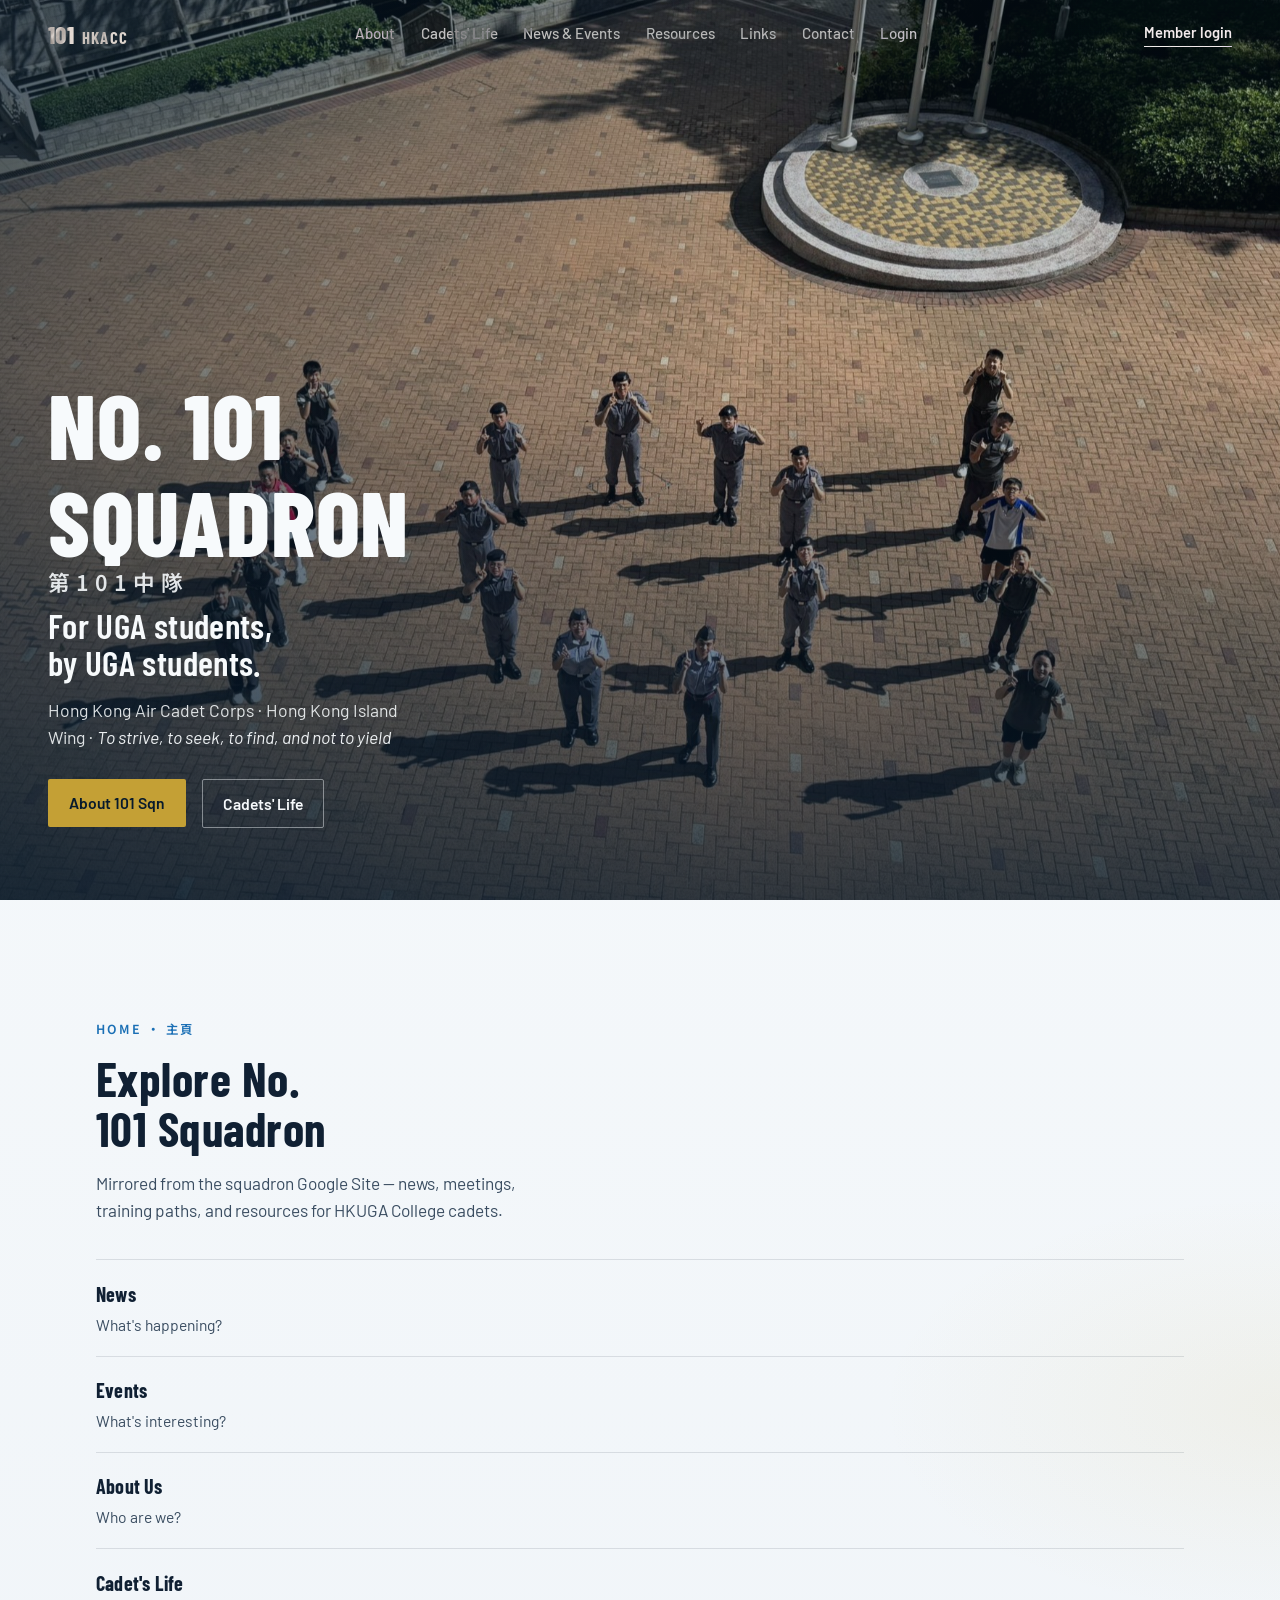
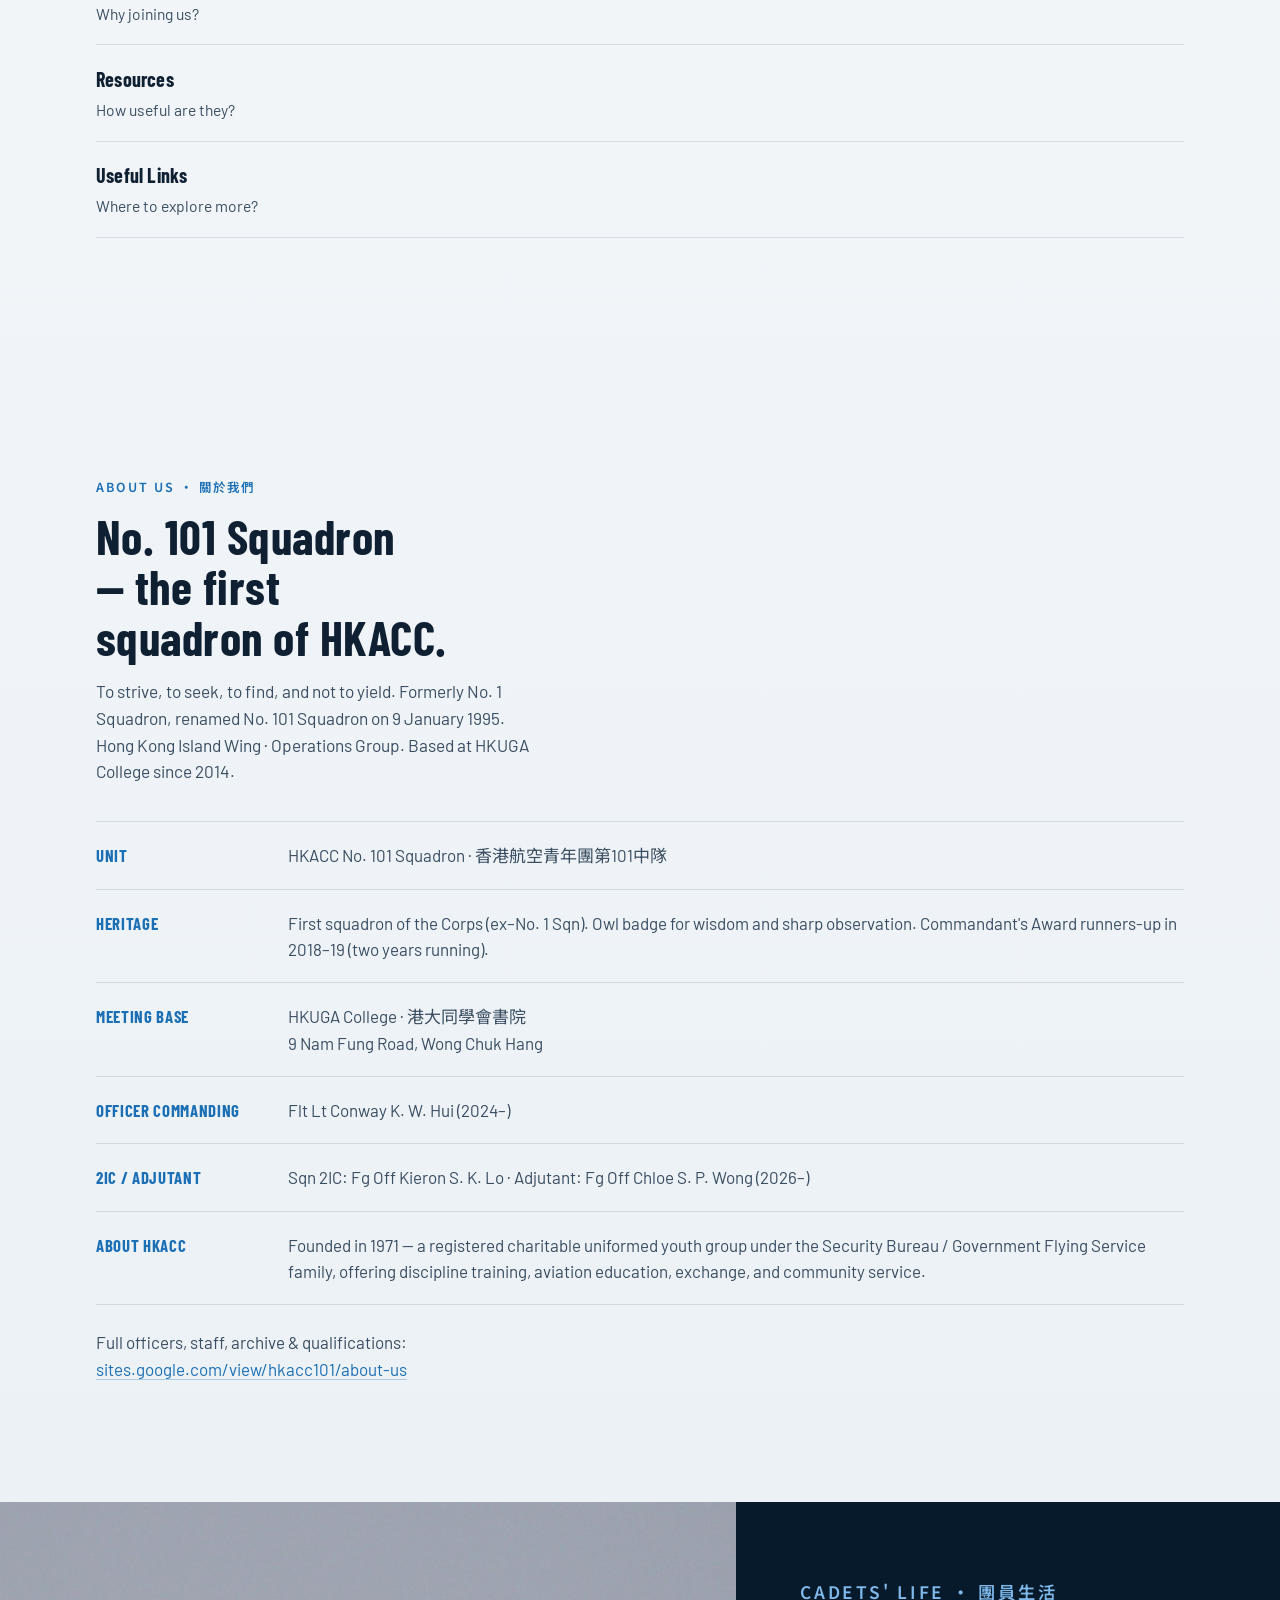
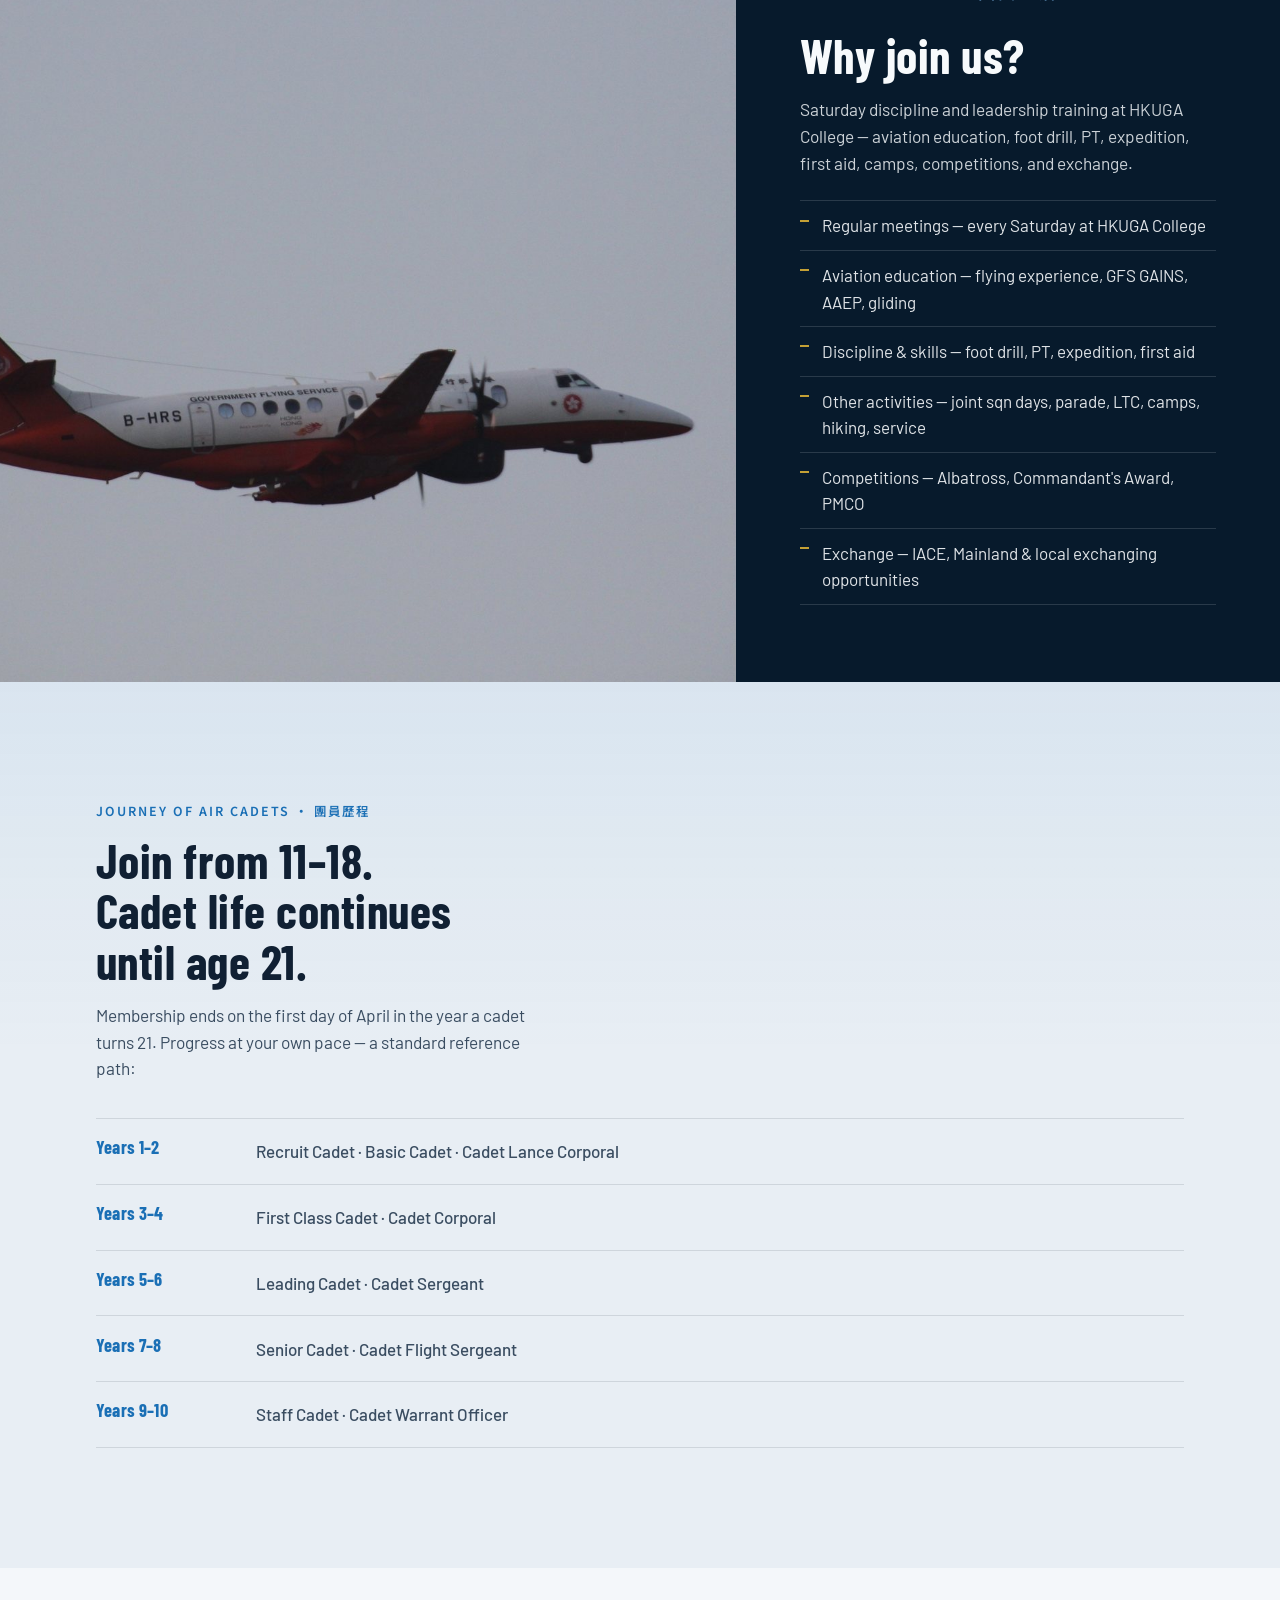
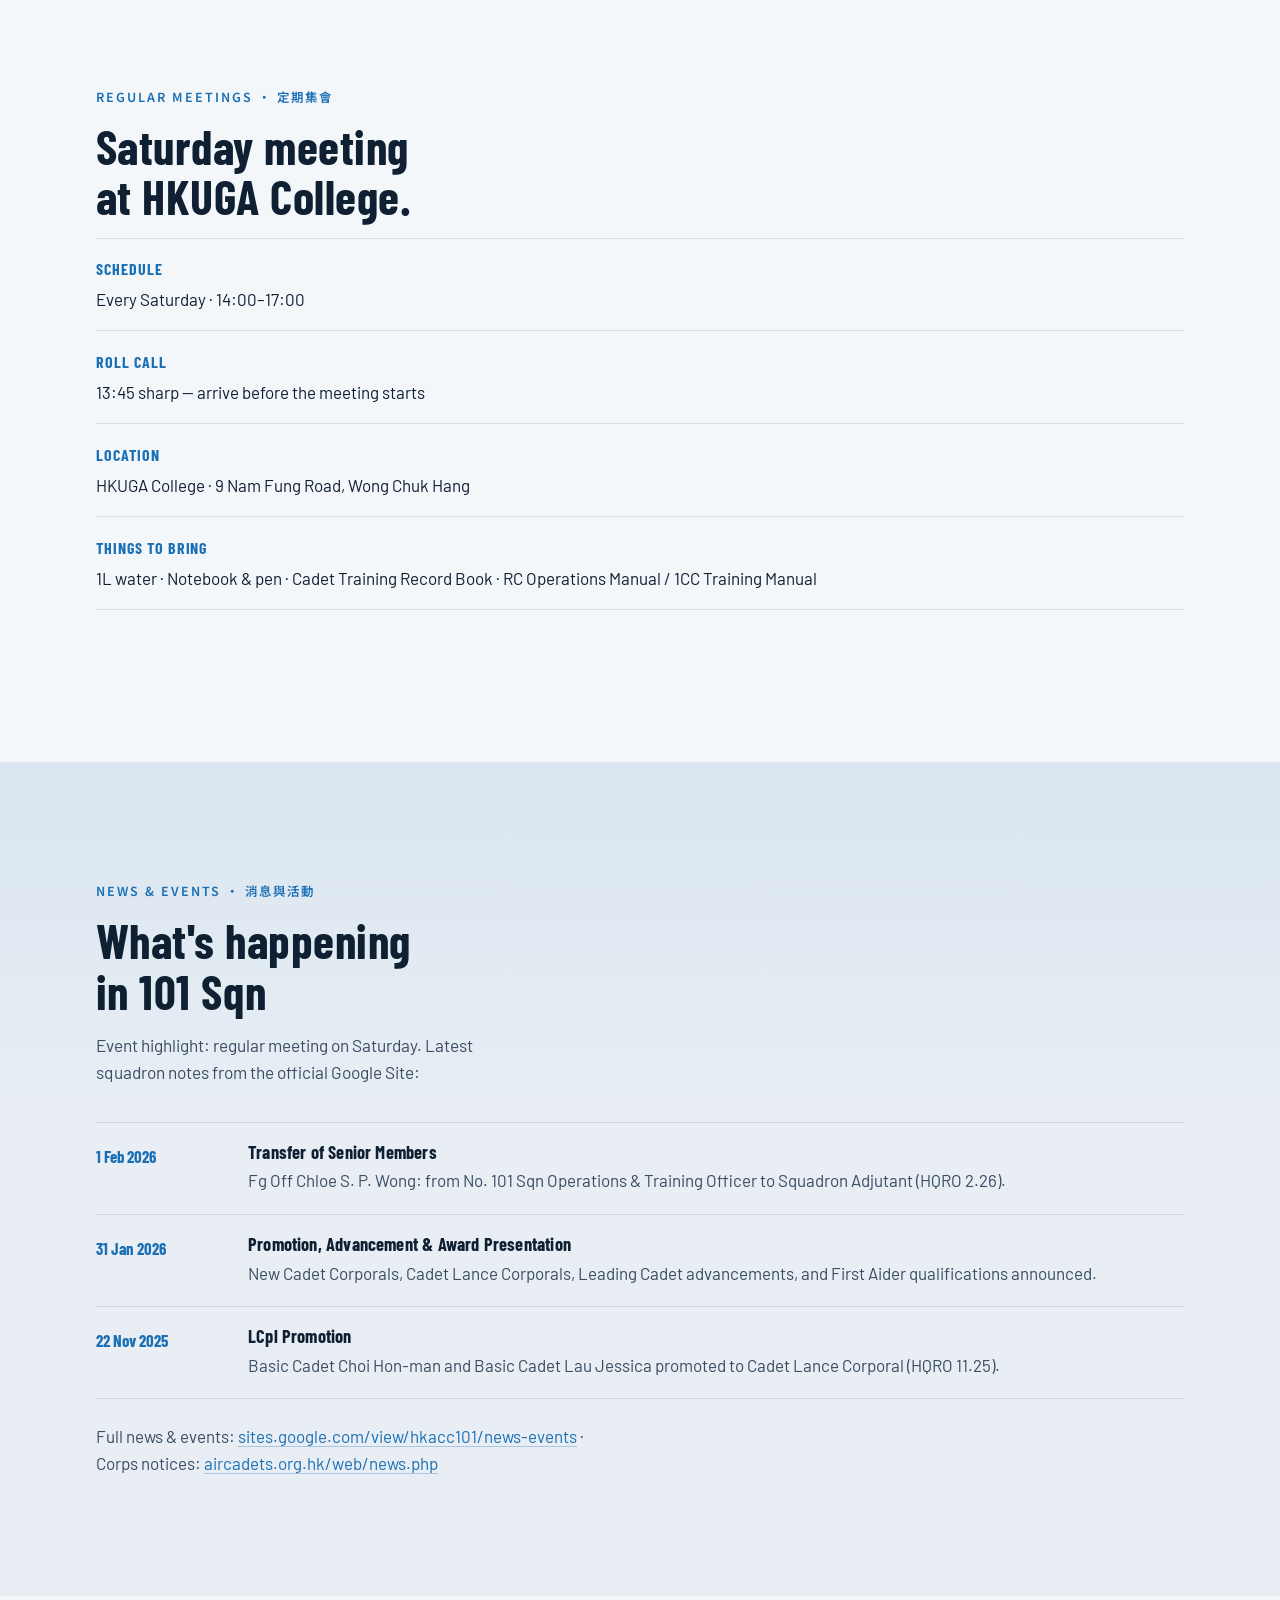
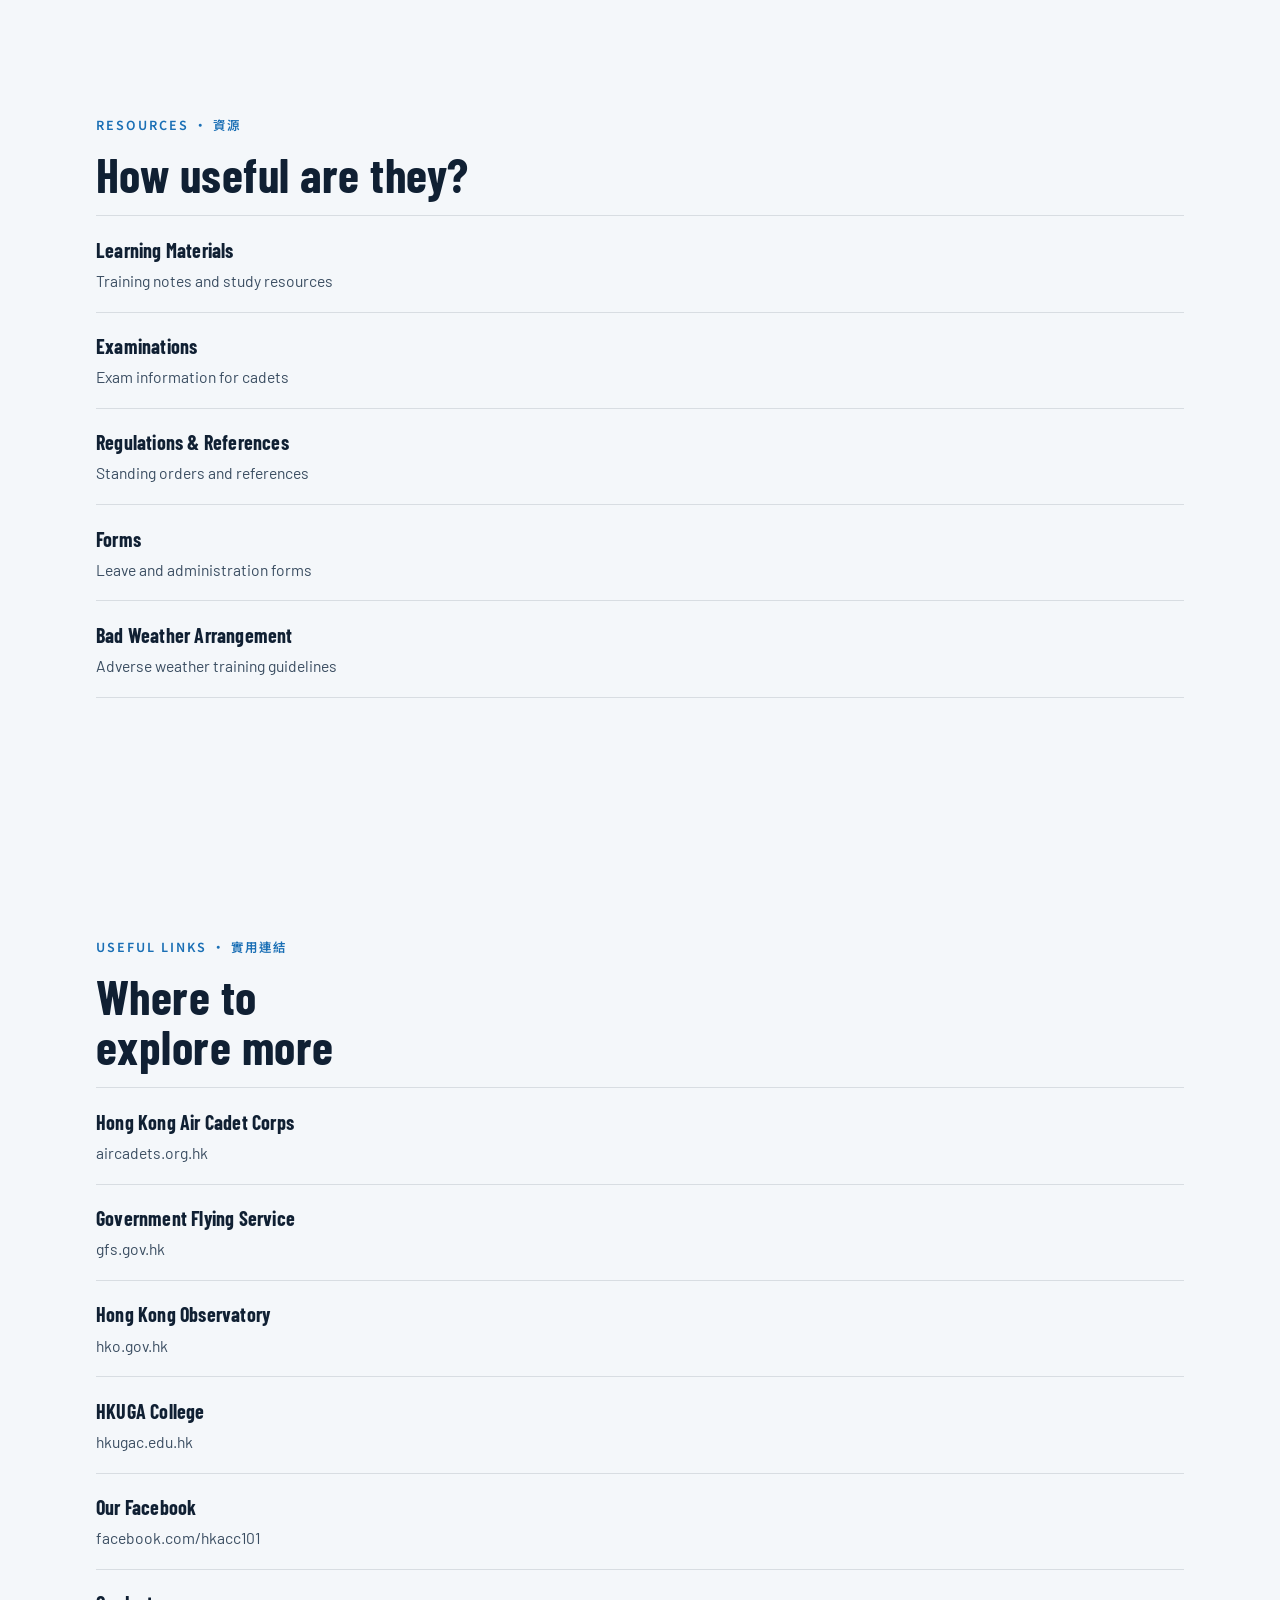
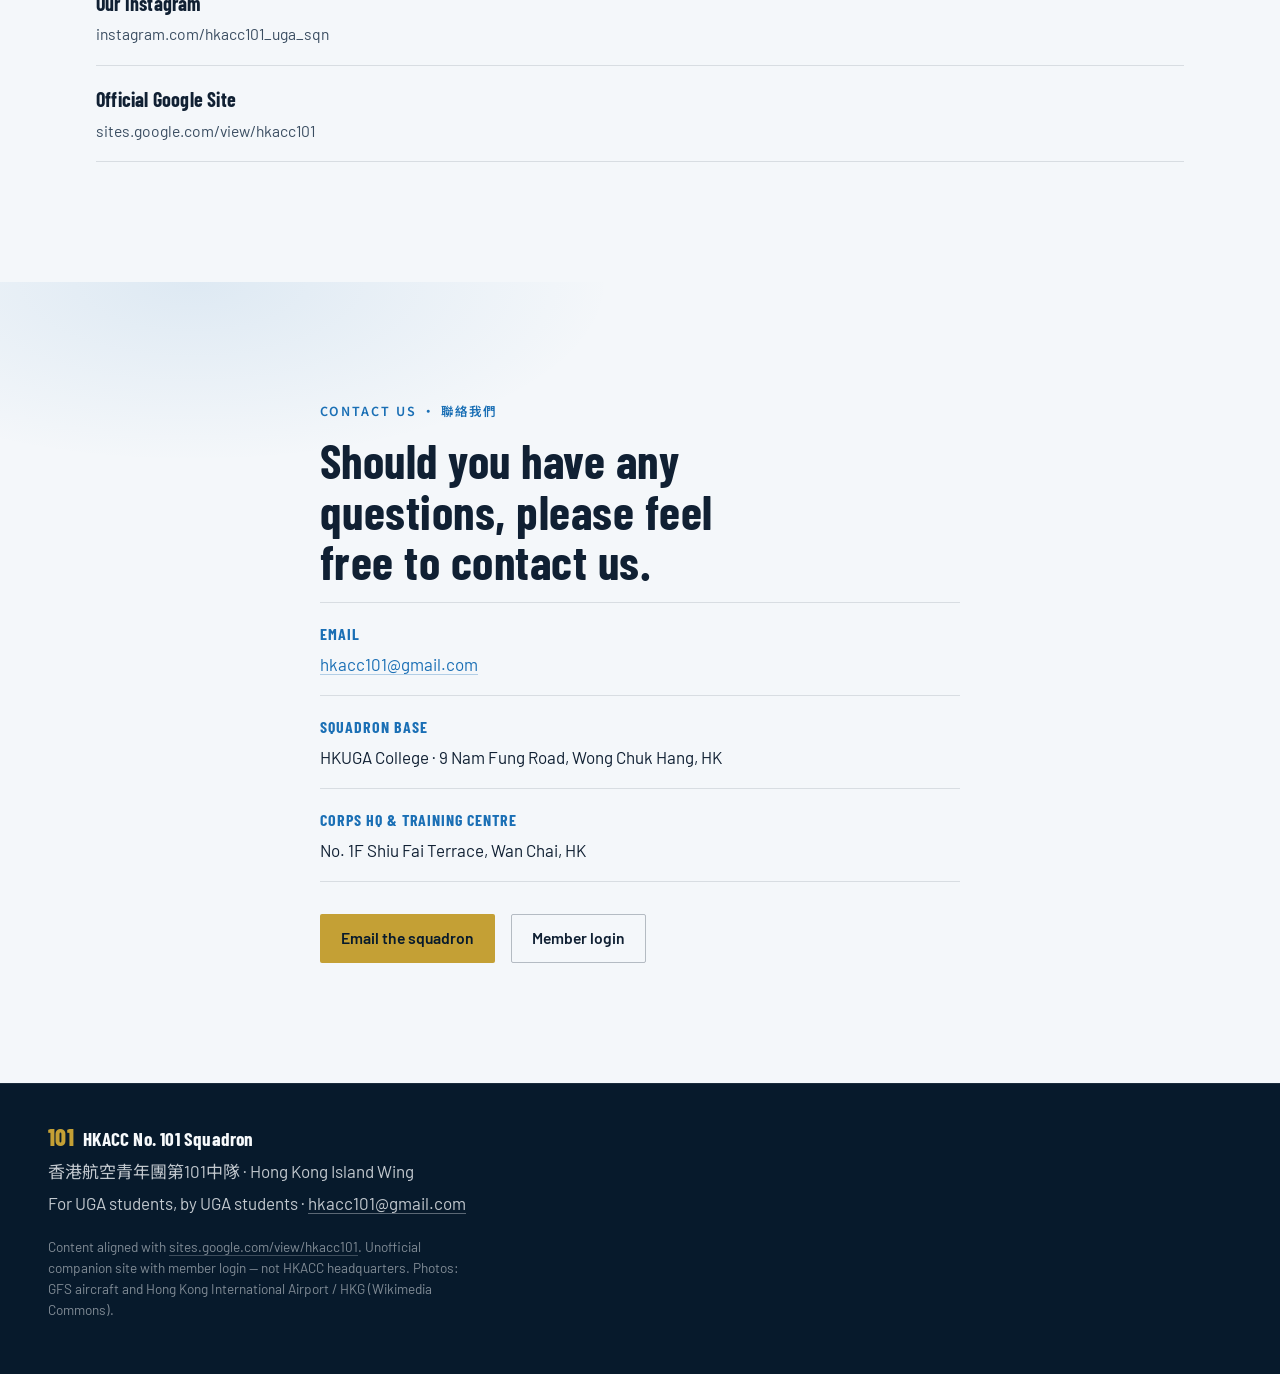
<file: index.html>
<!DOCTYPE html>
<html lang="zh-Hant">
  <head>
    <meta charset="UTF-8" />
    <meta name="viewport" content="width=device-width, initial-scale=1.0" />
    <title>HKACC No. 101 Squadron｜香港航空青年團第101中隊</title>
    <meta
      name="description"
      content="Hong Kong Air Cadet Corps No. 101 Squadron — For UGA students, by UGA students. Based at HKUGA College, Wong Chuk Hang."
    />
    <link rel="preconnect" href="https://fonts.googleapis.com" />
    <link rel="preconnect" href="https://fonts.gstatic.com" crossorigin />
    <link
      href="https://fonts.googleapis.com/css2?family=Barlow+Condensed:wght@600;700;800&family=Noto+Sans+TC:wght@400;500;600;700&family=Barlow:ital,wght@0,400;0,500;0,600;1,400&display=swap"
      rel="stylesheet"
    />
    <link rel="stylesheet" href="styles.css" />
  </head>
  <body>
    <a class="skip-link" href="#main">Skip to content</a>

    <header class="site-header">
      <a class="logo" href="#top" aria-label="HKACC 101 Squadron home">
        <span class="logo-mark">101</span>
        <span class="logo-text">HKACC</span>
      </a>
      <nav class="nav" aria-label="Primary">
        <a href="#about">About</a>
        <a href="#cadets-life">Cadets' Life</a>
        <a href="#news-events">News &amp; Events</a>
        <a href="#resources">Resources</a>
        <a href="#links">Links</a>
        <a href="#contact">Contact</a>
        <a href="login.html">Login</a>
      </nav>
      <a class="nav-cta" href="login.html">Member login</a>
    </header>

    <main id="main">
      <section class="hero" id="top" aria-label="Squadron hero">
        <div class="hero-media" aria-hidden="true">
          <img
            src="images/login-member.jpg?v=101sqn"
            alt="HKACC No. 101 Squadron cadets forming the number 101"
            width="1800"
            height="1350"
            fetchpriority="high"
          />
          <div class="hero-veil"></div>
        </div>

        <div class="hero-copy">
          <p class="brand reveal" style="--d: 0ms">
            <span class="brand-en">No. 101 Squadron</span>
            <span class="brand-zh">第101中隊</span>
          </p>
          <h1 class="reveal" style="--d: 120ms">
            For UGA students,<br />by UGA students.
          </h1>
          <p class="lede reveal" style="--d: 220ms">
            Hong Kong Air Cadet Corps · Hong Kong Island Wing ·
            <em>To strive, to seek, to find, and not to yield</em>
          </p>
          <div class="cta-row reveal" style="--d: 320ms">
            <a class="btn btn-primary" href="#about">About 101 Sqn</a>
            <a class="btn btn-ghost" href="#cadets-life">Cadets' Life</a>
          </div>
        </div>
      </section>

      <section class="section explore" id="explore" aria-label="Explore">
        <div class="section-inner">
          <p class="eyebrow">Home · 主頁</p>
          <h2>Explore No. 101 Squadron</h2>
          <p class="section-lede">
            Mirrored from the squadron Google Site — news, meetings, training paths, and
            resources for HKUGA College cadets.
          </p>
          <ul class="explore-list">
            <li>
              <a href="#news-events">
                <span class="explore-title">News</span>
                <span class="explore-desc">What's happening?</span>
              </a>
            </li>
            <li>
              <a href="#events">
                <span class="explore-title">Events</span>
                <span class="explore-desc">What's interesting?</span>
              </a>
            </li>
            <li>
              <a href="#about">
                <span class="explore-title">About Us</span>
                <span class="explore-desc">Who are we?</span>
              </a>
            </li>
            <li>
              <a href="#cadets-life">
                <span class="explore-title">Cadet's Life</span>
                <span class="explore-desc">Why joining us?</span>
              </a>
            </li>
            <li>
              <a href="#resources">
                <span class="explore-title">Resources</span>
                <span class="explore-desc">How useful are they?</span>
              </a>
            </li>
            <li>
              <a href="#links">
                <span class="explore-title">Useful Links</span>
                <span class="explore-desc">Where to explore more?</span>
              </a>
            </li>
          </ul>
        </div>
      </section>

      <section class="section about" id="about">
        <div class="section-inner">
          <p class="eyebrow">About Us · 關於我們</p>
          <h2>No. 101 Squadron — the first squadron of HKACC.</h2>
          <p class="section-lede">
            To strive, to seek, to find, and not to yield. Formerly No. 1 Squadron, renamed
            No. 101 Squadron on 9 January 1995. Hong Kong Island Wing · Operations Group.
            Based at HKUGA College since 2014.
          </p>

          <dl class="fact-list">
            <div>
              <dt>Unit</dt>
              <dd>HKACC No. 101 Squadron · 香港航空青年團第101中隊</dd>
            </div>
            <div>
              <dt>Heritage</dt>
              <dd>
                First squadron of the Corps (ex–No. 1 Sqn). Owl badge for wisdom and sharp
                observation. Commandant's Award runners-up in 2018–19 (two years running).
              </dd>
            </div>
            <div>
              <dt>Meeting base</dt>
              <dd>HKUGA College · 港大同學會書院<br />9 Nam Fung Road, Wong Chuk Hang</dd>
            </div>
            <div>
              <dt>Officer Commanding</dt>
              <dd>Flt Lt Conway K. W. Hui (2024–)</dd>
            </div>
            <div>
              <dt>2IC / Adjutant</dt>
              <dd>
                Sqn 2IC: Fg Off Kieron S. K. Lo · Adjutant: Fg Off Chloe S. P. Wong (2026–)
              </dd>
            </div>
            <div>
              <dt>About HKACC</dt>
              <dd>
                Founded in 1971 — a registered charitable uniformed youth group under the
                Security Bureau / Government Flying Service family, offering discipline
                training, aviation education, exchange, and community service.
              </dd>
            </div>
          </dl>
          <p class="section-more">
            Full officers, staff, archive &amp; qualifications:
            <a
              href="https://sites.google.com/view/hkacc101/about-us"
              target="_blank"
              rel="noopener noreferrer"
              >sites.google.com/view/hkacc101/about-us</a
            >
          </p>
        </div>
      </section>

      <section class="section training" id="cadets-life">
        <div class="training-visual" aria-hidden="true">
          <img
            src="images/hkia-training.jpg"
            alt="Government Flying Service BAe Jetstream 41 at Hong Kong International Airport (HKG)"
            width="1800"
            height="1200"
            loading="lazy"
          />
        </div>
        <div class="training-copy">
          <p class="eyebrow">Cadets' Life · 團員生活</p>
          <h2>Why join us?</h2>
          <p>
            Saturday discipline and leadership training at HKUGA College — aviation education,
            foot drill, PT, expedition, first aid, camps, competitions, and exchange.
          </p>
          <ul class="plain-list">
            <li>Regular meetings — every Saturday at HKUGA College</li>
            <li>Aviation education — flying experience, GFS GAINS, AAEP, gliding</li>
            <li>Discipline &amp; skills — foot drill, PT, expedition, first aid</li>
            <li>Other activities — joint sqn days, parade, LTC, camps, hiking, service</li>
            <li>Competitions — Albatross, Commandant's Award, PMCO</li>
            <li>Exchange — IACE, Mainland &amp; local exchanging opportunities</li>
          </ul>
        </div>
      </section>

      <section class="section journey" id="journey">
        <div class="section-inner">
          <p class="eyebrow">Journey of Air Cadets · 團員歷程</p>
          <h2>Join from 11–18. Cadet life continues until age 21.</h2>
          <p class="section-lede">
            Membership ends on the first day of April in the year a cadet turns 21. Progress
            at your own pace — a standard reference path:
          </p>
          <ol class="rank-timeline">
            <li>
              <span class="years">Years 1–2</span>
              <span class="ranks">Recruit Cadet · Basic Cadet · Cadet Lance Corporal</span>
            </li>
            <li>
              <span class="years">Years 3–4</span>
              <span class="ranks">First Class Cadet · Cadet Corporal</span>
            </li>
            <li>
              <span class="years">Years 5–6</span>
              <span class="ranks">Leading Cadet · Cadet Sergeant</span>
            </li>
            <li>
              <span class="years">Years 7–8</span>
              <span class="ranks">Senior Cadet · Cadet Flight Sergeant</span>
            </li>
            <li>
              <span class="years">Years 9–10</span>
              <span class="ranks">Staff Cadet · Cadet Warrant Officer</span>
            </li>
          </ol>
        </div>
      </section>

      <section class="section meeting" id="meetings">
        <div class="section-inner">
          <p class="eyebrow">Regular Meetings · 定期集會</p>
          <h2>Saturday meeting at HKUGA College.</h2>
          <ul class="members-list">
            <li>
              <span class="members-label">Schedule</span>
              <span>Every Saturday · 14:00–17:00</span>
            </li>
            <li>
              <span class="members-label">Roll call</span>
              <span>13:45 sharp — arrive before the meeting starts</span>
            </li>
            <li>
              <span class="members-label">Location</span>
              <span>HKUGA College · 9 Nam Fung Road, Wong Chuk Hang</span>
            </li>
            <li>
              <span class="members-label">Things to bring</span>
              <span
                >1L water · Notebook &amp; pen · Cadet Training Record Book · RC Operations
                Manual / 1CC Training Manual</span
              >
            </li>
          </ul>
        </div>
      </section>

      <section class="section news-events" id="news-events">
        <div class="section-inner">
          <p class="eyebrow">News &amp; Events · 消息與活動</p>
          <h2 id="events">What's happening in 101 Sqn</h2>
          <p class="section-lede">
            Event highlight: regular meeting on Saturday. Latest squadron notes from the
            official Google Site:
          </p>
          <ul class="news-list">
            <li>
              <span class="news-date">1 Feb 2026</span>
              <div>
                <h3>Transfer of Senior Members</h3>
                <p>
                  Fg Off Chloe S. P. Wong: from No. 101 Sqn Operations &amp; Training Officer
                  to Squadron Adjutant (HQRO 2.26).
                </p>
              </div>
            </li>
            <li>
              <span class="news-date">31 Jan 2026</span>
              <div>
                <h3>Promotion, Advancement &amp; Award Presentation</h3>
                <p>
                  New Cadet Corporals, Cadet Lance Corporals, Leading Cadet advancements, and
                  First Aider qualifications announced.
                </p>
              </div>
            </li>
            <li>
              <span class="news-date">22 Nov 2025</span>
              <div>
                <h3>LCpl Promotion</h3>
                <p>
                  Basic Cadet Choi Hon-man and Basic Cadet Lau Jessica promoted to Cadet Lance
                  Corporal (HQRO 11.25).
                </p>
              </div>
            </li>
          </ul>
          <p class="section-more">
            Full news &amp; events:
            <a
              href="https://sites.google.com/view/hkacc101/news-events"
              target="_blank"
              rel="noopener noreferrer"
              >sites.google.com/view/hkacc101/news-events</a
            >
            · Corps notices:
            <a
              href="https://www.aircadets.org.hk/web/news.php"
              target="_blank"
              rel="noopener noreferrer"
              >aircadets.org.hk/web/news.php</a
            >
          </p>
        </div>
      </section>

      <section class="section resources" id="resources">
        <div class="section-inner">
          <p class="eyebrow">Resources · 資源</p>
          <h2>How useful are they?</h2>
          <ul class="explore-list">
            <li>
              <a
                href="https://sites.google.com/view/hkacc101/resources/learning-materials"
                target="_blank"
                rel="noopener noreferrer"
              >
                <span class="explore-title">Learning Materials</span>
                <span class="explore-desc">Training notes and study resources</span>
              </a>
            </li>
            <li>
              <a
                href="https://sites.google.com/view/hkacc101/resources/examinations"
                target="_blank"
                rel="noopener noreferrer"
              >
                <span class="explore-title">Examinations</span>
                <span class="explore-desc">Exam information for cadets</span>
              </a>
            </li>
            <li>
              <a
                href="https://sites.google.com/view/hkacc101/resources/regulations-references"
                target="_blank"
                rel="noopener noreferrer"
              >
                <span class="explore-title">Regulations &amp; References</span>
                <span class="explore-desc">Standing orders and references</span>
              </a>
            </li>
            <li>
              <a
                href="https://sites.google.com/view/hkacc101/resources/forms"
                target="_blank"
                rel="noopener noreferrer"
              >
                <span class="explore-title">Forms</span>
                <span class="explore-desc">Leave and administration forms</span>
              </a>
            </li>
            <li>
              <a
                href="https://sites.google.com/view/hkacc101/resources/bad-weather-arrangement"
                target="_blank"
                rel="noopener noreferrer"
              >
                <span class="explore-title">Bad Weather Arrangement</span>
                <span class="explore-desc">Adverse weather training guidelines</span>
              </a>
            </li>
          </ul>
        </div>
      </section>

      <section class="section links" id="links">
        <div class="section-inner">
          <p class="eyebrow">Useful Links · 實用連結</p>
          <h2>Where to explore more</h2>
          <ul class="explore-list">
            <li>
              <a href="https://www.aircadets.org.hk/" target="_blank" rel="noopener noreferrer">
                <span class="explore-title">Hong Kong Air Cadet Corps</span>
                <span class="explore-desc">aircadets.org.hk</span>
              </a>
            </li>
            <li>
              <a
                href="https://www.gfs.gov.hk/tc/home/index.html"
                target="_blank"
                rel="noopener noreferrer"
              >
                <span class="explore-title">Government Flying Service</span>
                <span class="explore-desc">gfs.gov.hk</span>
              </a>
            </li>
            <li>
              <a href="https://www.hko.gov.hk/tc/index.html" target="_blank" rel="noopener noreferrer">
                <span class="explore-title">Hong Kong Observatory</span>
                <span class="explore-desc">hko.gov.hk</span>
              </a>
            </li>
            <li>
              <a href="https://www.hkugac.edu.hk/" target="_blank" rel="noopener noreferrer">
                <span class="explore-title">HKUGA College</span>
                <span class="explore-desc">hkugac.edu.hk</span>
              </a>
            </li>
            <li>
              <a href="https://www.facebook.com/hkacc101" target="_blank" rel="noopener noreferrer">
                <span class="explore-title">Our Facebook</span>
                <span class="explore-desc">facebook.com/hkacc101</span>
              </a>
            </li>
            <li>
              <a
                href="https://www.instagram.com/hkacc101_uga_sqn/"
                target="_blank"
                rel="noopener noreferrer"
              >
                <span class="explore-title">Our Instagram</span>
                <span class="explore-desc">instagram.com/hkacc101_uga_sqn</span>
              </a>
            </li>
            <li>
              <a
                href="https://sites.google.com/view/hkacc101/home"
                target="_blank"
                rel="noopener noreferrer"
              >
                <span class="explore-title">Official Google Site</span>
                <span class="explore-desc">sites.google.com/view/hkacc101</span>
              </a>
            </li>
          </ul>
        </div>
      </section>

      <section class="section join" id="contact">
        <div class="section-inner narrow">
          <p class="eyebrow">Contact Us · 聯絡我們</p>
          <h2>Should you have any questions, please feel free to contact us.</h2>
          <ul class="members-list">
            <li>
              <span class="members-label">Email</span>
              <span><a href="mailto:hkacc101@gmail.com">hkacc101@gmail.com</a></span>
            </li>
            <li>
              <span class="members-label">Squadron base</span>
              <span>HKUGA College · 9 Nam Fung Road, Wong Chuk Hang, HK</span>
            </li>
            <li>
              <span class="members-label">Corps HQ &amp; Training Centre</span>
              <span>No. 1F Shiu Fai Terrace, Wan Chai, HK</span>
            </li>
          </ul>
          <div class="cta-row">
            <a class="btn btn-primary" href="mailto:hkacc101@gmail.com">Email the squadron</a>
            <a class="btn btn-ghost dark" href="login.html">Member login</a>
          </div>
        </div>
      </section>
    </main>

    <footer class="site-footer">
      <div class="footer-brand">
        <span class="logo-mark">101</span>
        <span>HKACC No. 101 Squadron</span>
      </div>
      <p>香港航空青年團第101中隊 · Hong Kong Island Wing</p>
      <p>
        For UGA students, by UGA students ·
        <a href="mailto:hkacc101@gmail.com">hkacc101@gmail.com</a>
      </p>
      <p class="fineprint">
        Content aligned with
        <a href="https://sites.google.com/view/hkacc101/home" target="_blank" rel="noopener noreferrer"
          >sites.google.com/view/hkacc101</a
        >. Unofficial companion site with member login — not HKACC headquarters.
        Photos: GFS aircraft and Hong Kong International Airport / HKG (Wikimedia Commons).
      </p>
    </footer>

    <script src="main.js"></script>
  </body>
</html>
</file>
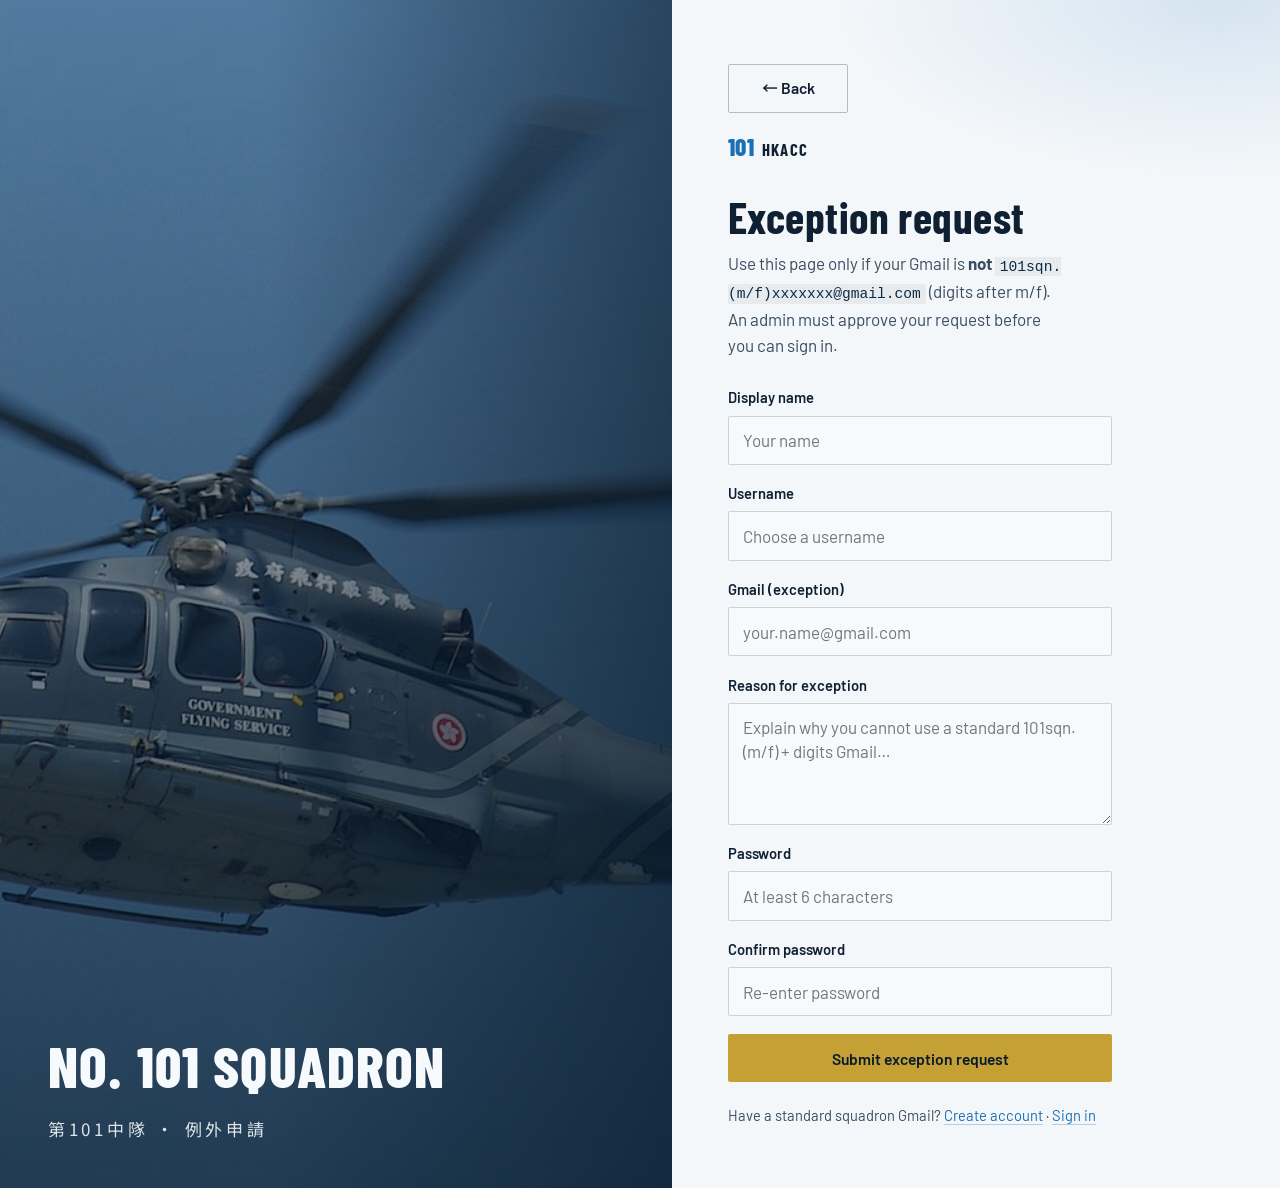
<file: exception.html>
<!DOCTYPE html>
<html lang="zh-Hant">
  <head>
    <meta charset="UTF-8" />
    <meta name="viewport" content="width=device-width, initial-scale=1.0" />
    <title>Exception request｜例外申請 — HKACC No. 101 Squadron</title>
    <meta
      name="description"
      content="Request admin approval for a Gmail address outside the standard 101 Sqn format."
    />
    <link rel="preconnect" href="https://fonts.googleapis.com" />
    <link rel="preconnect" href="https://fonts.gstatic.com" crossorigin />
    <link
      href="https://fonts.googleapis.com/css2?family=Barlow+Condensed:wght@600;700;800&family=Noto+Sans+TC:wght@400;500;600;700&family=Barlow:ital,wght@0,400;0,500;0,600;1,400&display=swap"
      rel="stylesheet"
    />
    <link rel="stylesheet" href="styles.css" />
  </head>
  <body class="login-page">
    <a class="skip-link" href="#exception-form">Skip to exception form</a>

    <div class="login-shell">
      <aside class="login-visual" aria-hidden="true">
        <img
          src="images/gfs-ec155.jpg"
          alt="Hong Kong Government Flying Service EC-155 at Hong Kong International Airport (HKG)"
          width="1600"
          height="962"
          fetchpriority="high"
        />
        <div class="login-visual-veil"></div>
        <div class="login-visual-copy">
          <p class="login-visual-brand">No. 101 Squadron</p>
          <p class="login-visual-zh">第101中隊 · 例外申請</p>
        </div>
      </aside>

      <main class="login-panel" id="main">
        <a class="btn btn-ghost dark login-back" href="login.html">← Back</a>

        <a class="login-home" href="index.html">
          <span class="logo-mark">101</span>
          <span class="logo-text">HKACC</span>
        </a>

        <h1>Exception request</h1>
        <p class="login-intro">
          Use this page only if your Gmail is <strong>not</strong>
          <code>101sqn.(m/f)xxxxxxx@gmail.com</code> (digits after m/f). An admin
          must approve your request before you can sign in.
        </p>

        <form class="login-form" id="exception-form" novalidate>
          <div class="field">
            <label for="display-name">Display name</label>
            <input id="display-name" name="displayName" type="text" placeholder="Your name" />
          </div>

          <div class="field">
            <label for="username">Username</label>
            <input
              id="username"
              name="username"
              type="text"
              autocomplete="username"
              placeholder="Choose a username"
              required
            />
          </div>

          <div class="field">
            <label for="email">Gmail (exception)</label>
            <input
              id="email"
              name="email"
              type="email"
              autocomplete="email"
              placeholder="your.name@gmail.com"
              required
            />
          </div>

          <div class="field">
            <label for="reason">Reason for exception</label>
            <textarea
              id="reason"
              name="reason"
              rows="4"
              placeholder="Explain why you cannot use a standard 101sqn.(m/f) + digits Gmail…"
              required
            ></textarea>
          </div>

          <div class="field">
            <label for="password">Password</label>
            <input
              id="password"
              name="password"
              type="password"
              autocomplete="new-password"
              placeholder="At least 6 characters"
              required
            />
          </div>

          <div class="field">
            <label for="password-confirm">Confirm password</label>
            <input
              id="password-confirm"
              name="passwordConfirm"
              type="password"
              autocomplete="new-password"
              placeholder="Re-enter password"
              required
            />
          </div>

          <p class="form-status" id="form-status" role="status" aria-live="polite" hidden></p>

          <button class="btn btn-primary login-submit" type="submit">
            Submit exception request
          </button>
        </form>

        <p class="login-help">
          Have a standard squadron Gmail?
          <a href="register.html">Create account</a>
          ·
          <a href="login.html">Sign in</a>
        </p>
      </main>
    </div>

    <script src="auth.js?v=5"></script>
    <script src="exception.js?v=2"></script>
  </body>
</html>
</file>
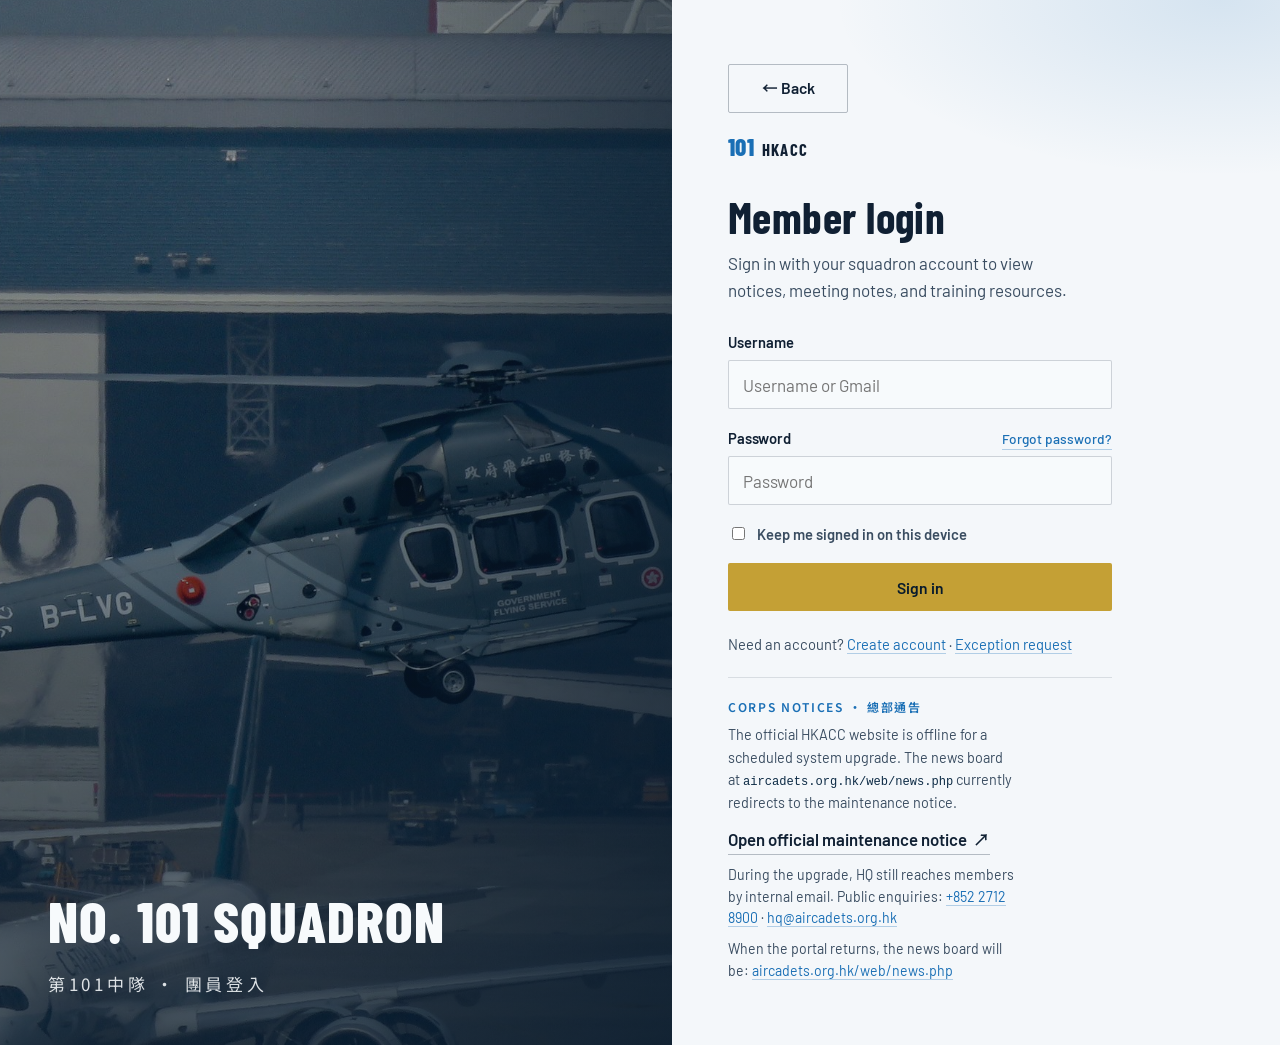
<file: forms.html>
<!DOCTYPE html>
<html lang="zh-Hant">
  <head>
    <meta charset="UTF-8" />
    <meta name="viewport" content="width=device-width, initial-scale=1.0" />
    <title>Forms｜表格 — HKACC No. 101 Squadron</title>
    <link rel="preconnect" href="https://fonts.googleapis.com" />
    <link rel="preconnect" href="https://fonts.gstatic.com" crossorigin />
    <link
      href="https://fonts.googleapis.com/css2?family=Barlow+Condensed:wght@600;700;800&family=Noto+Sans+TC:wght@400;500;600;700&family=Barlow:ital,wght@0,400;0,500;0,600;1,400&display=swap"
      rel="stylesheet"
    />
    <link rel="stylesheet" href="styles.css" />
  </head>
  <body class="members-page">
    <header class="members-header">
      <a class="logo" href="members.html" aria-label="Members home">
        <span class="logo-mark">101</span>
        <span class="logo-text">HKACC</span>
      </a>
      <nav class="members-nav" aria-label="Member">
        <a href="members.html">Board</a>
        <a href="forms.html" aria-current="page">Forms</a>
      </nav>
      <div class="members-user">
        <span class="members-chip" id="welcome">Welcome</span>
        <a class="btn btn-ghost dark btn-small" href="members.html">Board</a>
        <button class="btn btn-ghost dark btn-small" type="button" id="logout-btn">
          Sign out
        </button>
      </div>
    </header>

    <main class="members-main">
      <header class="members-hero members-hero-compact">
        <div class="members-hero-copy">
          <p class="eyebrow" id="forms-eyebrow">Forms · 表格</p>
          <h1 id="forms-title">Squadron forms</h1>
          <p class="section-lede" id="forms-lede">
            Hand in event replies or parents letters of absence, and track your submissions.
          </p>
        </div>
      </header>

      <div id="handin-section">
        <div class="form-type-switch" role="tablist" aria-label="Form type">
          <button
            type="button"
            class="btn btn-primary btn-small is-active"
            data-form-type="event"
            id="tab-event"
          >
            Event form
          </button>
          <button
            type="button"
            class="btn btn-ghost dark btn-small"
            data-form-type="absence"
            id="tab-absence"
          >
            Parents letter of absence
          </button>
        </div>

        <form class="login-form handin-form" id="event-form">
          <h2 class="members-heading">Event form</h2>
          <div class="field">
            <label for="event-name">Event name</label>
            <input
              id="event-name"
              name="eventName"
              type="text"
              placeholder="e.g. Saturday meeting / joint activity"
              required
            />
          </div>
          <div class="field">
            <label for="event-date">Event date</label>
            <input id="event-date" name="eventDate" type="date" required />
          </div>
          <div class="field">
            <label for="event-cadet">Cadet name</label>
            <input
              id="event-cadet"
              name="cadetName"
              type="text"
              placeholder="Your name"
              required
            />
          </div>
          <div class="field">
            <label for="event-details">Details / reply</label>
            <textarea
              id="event-details"
              name="details"
              rows="4"
              placeholder="Attendance reply, notes, or other event return details…"
              required
            ></textarea>
          </div>
          <p class="form-status" id="event-status" role="status" aria-live="polite" hidden></p>
          <button class="btn btn-primary login-submit" type="submit">Hand in event form</button>
        </form>

        <form class="login-form handin-form" id="absence-form" hidden>
          <h2 class="members-heading">Parents letter of absence</h2>
          <div class="field">
            <label for="absence-cadet">Cadet name</label>
            <input
              id="absence-cadet"
              name="cadetName"
              type="text"
              placeholder="Cadet full name"
              required
            />
          </div>
          <div class="field">
            <label for="absence-date">Date(s) of absence</label>
            <input
              id="absence-date"
              name="absenceDate"
              type="text"
              placeholder="e.g. 2026-11-08 or 8–15 Nov 2026"
              required
            />
          </div>
          <div class="field">
            <label for="absence-reason">Reason for absence</label>
            <textarea
              id="absence-reason"
              name="reason"
              rows="4"
              placeholder="Please state the reason for leave…"
              required
            ></textarea>
          </div>
          <div class="field">
            <label for="parent-name">Parent / guardian name</label>
            <input
              id="parent-name"
              name="parentName"
              type="text"
              placeholder="Parent or guardian"
              required
            />
          </div>
          <div class="field">
            <label for="parent-contact">Parent / guardian contact</label>
            <input
              id="parent-contact"
              name="parentContact"
              type="text"
              placeholder="Phone or email"
              required
            />
          </div>
          <label class="check">
            <input type="checkbox" id="parent-ack" name="parentAck" required />
            <span>I confirm this letter is submitted with parent / guardian acknowledgement.</span>
          </label>
          <p class="form-status" id="absence-status" role="status" aria-live="polite" hidden></p>
          <button class="btn btn-primary login-submit" type="submit">
            Hand in parents letter
          </button>
        </form>
      </div>

      <section class="members-panel forms-inbox" aria-labelledby="submitted-heading">
        <p class="panel-kicker" id="forms-inbox-kicker">Inbox</p>
        <h2 class="members-heading" id="submitted-heading">Submitted forms</h2>
        <p class="members-events-copy" id="forms-scope">Your recent submissions.</p>
        <div id="forms-list" class="admin-list"></div>
      </section>

      <p class="join-note"><a href="members.html">← Back to squadron board</a></p>
    </main>

    <script src="auth.js?v=7"></script>
    <script src="forms.js?v=2"></script>
  </body>
</html>
</file>
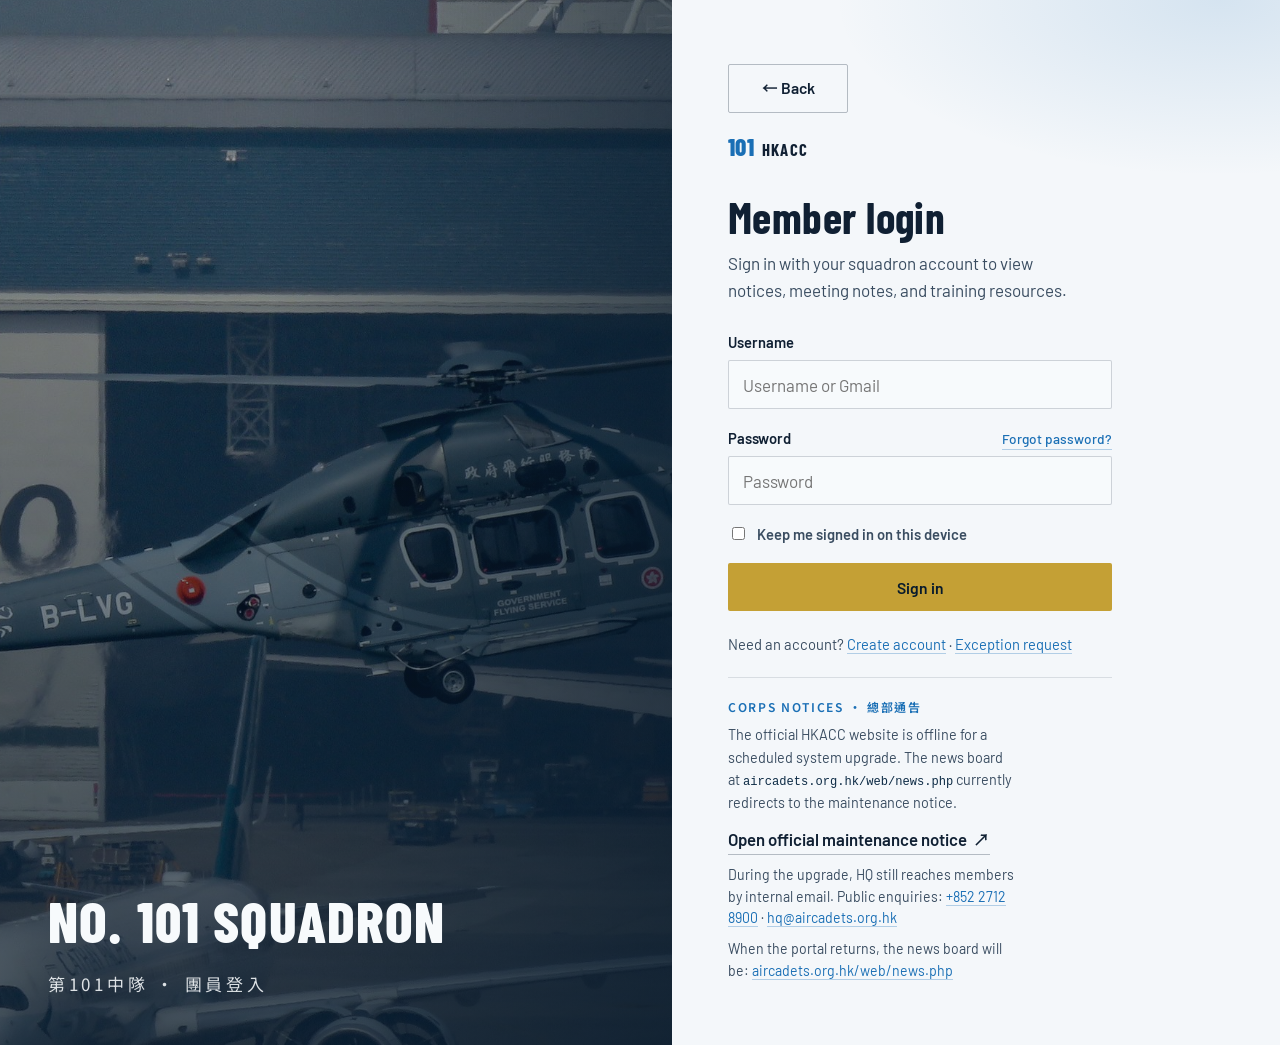
<file: login.html>
<!DOCTYPE html>
<html lang="zh-Hant">
  <head>
    <meta charset="UTF-8" />
    <meta name="viewport" content="width=device-width, initial-scale=1.0" />
    <title>Member Login｜團員登入 — HKACC No. 101 Squadron</title>
    <meta
      name="description"
      content="Sign in to the HKACC No. 101 Squadron member portal."
    />
    <link rel="preconnect" href="https://fonts.googleapis.com" />
    <link rel="preconnect" href="https://fonts.gstatic.com" crossorigin />
    <link
      href="https://fonts.googleapis.com/css2?family=Barlow+Condensed:wght@600;700;800&family=Noto+Sans+TC:wght@400;500;600;700&family=Barlow:ital,wght@0,400;0,500;0,600;1,400&display=swap"
      rel="stylesheet"
    />
    <link rel="stylesheet" href="styles.css" />
  </head>
  <body class="login-page">
    <a class="skip-link" href="#login-form">Skip to login form</a>

    <div class="login-shell">
      <aside class="login-visual" aria-hidden="true">
        <img
          src="images/hkia-hero.jpg?v=heli"
          alt="Hong Kong Government Flying Service Airbus H175 B-LVG"
          width="2200"
          height="1467"
          fetchpriority="high"
        />
        <div class="login-visual-veil"></div>
        <div class="login-visual-copy">
          <p class="login-visual-brand">No. 101 Squadron</p>
          <p class="login-visual-zh">第101中隊 · 團員登入</p>
        </div>
      </aside>

      <main class="login-panel" id="main">
        <a class="btn btn-ghost dark login-back" href="index.html">← Back</a>

        <a class="login-home" href="index.html">
          <span class="logo-mark">101</span>
          <span class="logo-text">HKACC</span>
        </a>

        <h1>Member login</h1>
        <p class="login-intro">
          Sign in with your squadron account to view notices, meeting notes, and
          training resources.
        </p>

        <form class="login-form" id="login-form" novalidate>
          <div class="field">
            <label for="member-id">Username</label>
            <input
              id="member-id"
              name="memberId"
              type="text"
              autocomplete="username"
              placeholder="Username or Gmail"
              required
            />
          </div>

          <div class="field">
            <div class="field-head">
              <label for="password">Password</label>
              <a class="field-link" href="mailto:hkacc101@gmail.com">Forgot password?</a>
            </div>
            <input
              id="password"
              name="password"
              type="password"
              autocomplete="current-password"
              placeholder="Password"
              required
            />
          </div>

          <label class="check">
            <input type="checkbox" name="remember" />
            <span>Keep me signed in on this device</span>
          </label>

          <p class="form-status" id="form-status" role="status" aria-live="polite" hidden></p>

          <button class="btn btn-primary login-submit" type="submit">Sign in</button>
        </form>

        <p class="login-help">
          Need an account?
          <a href="register.html">Create account</a>
          ·
          <a href="exception.html">Exception request</a>
        </p>

        <aside class="login-corps-news" aria-label="Official HKACC news">
          <p class="login-corps-label">Corps notices · 總部通告</p>
          <p class="login-corps-status">
            The official HKACC website is offline for a scheduled system upgrade.
            The news board at <code>aircadets.org.hk/web/news.php</code> currently
            redirects to the maintenance notice.
          </p>
          <a
            class="login-corps-link"
            href="https://www.aircadets.org.hk/en/maintenance/"
            target="_blank"
            rel="noopener noreferrer"
          >
            Open official maintenance notice
            <span aria-hidden="true">↗</span>
          </a>
          <p class="login-corps-note">
            During the upgrade, HQ still reaches members by internal email.
            Public enquiries:
            <a href="tel:+85227128900">+852 2712 8900</a>
            ·
            <a href="mailto:hq@aircadets.org.hk">hq@aircadets.org.hk</a>
          </p>
          <p class="login-corps-note">
            When the portal returns, the news board will be:
            <a
              href="https://www.aircadets.org.hk/web/news.php"
              target="_blank"
              rel="noopener noreferrer"
              >aircadets.org.hk/web/news.php</a
            >
          </p>
        </aside>
      </main>
    </div>

    <script src="auth.js?v=5"></script>
    <script src="login.js?v=6"></script>
  </body>
</html>
</file>
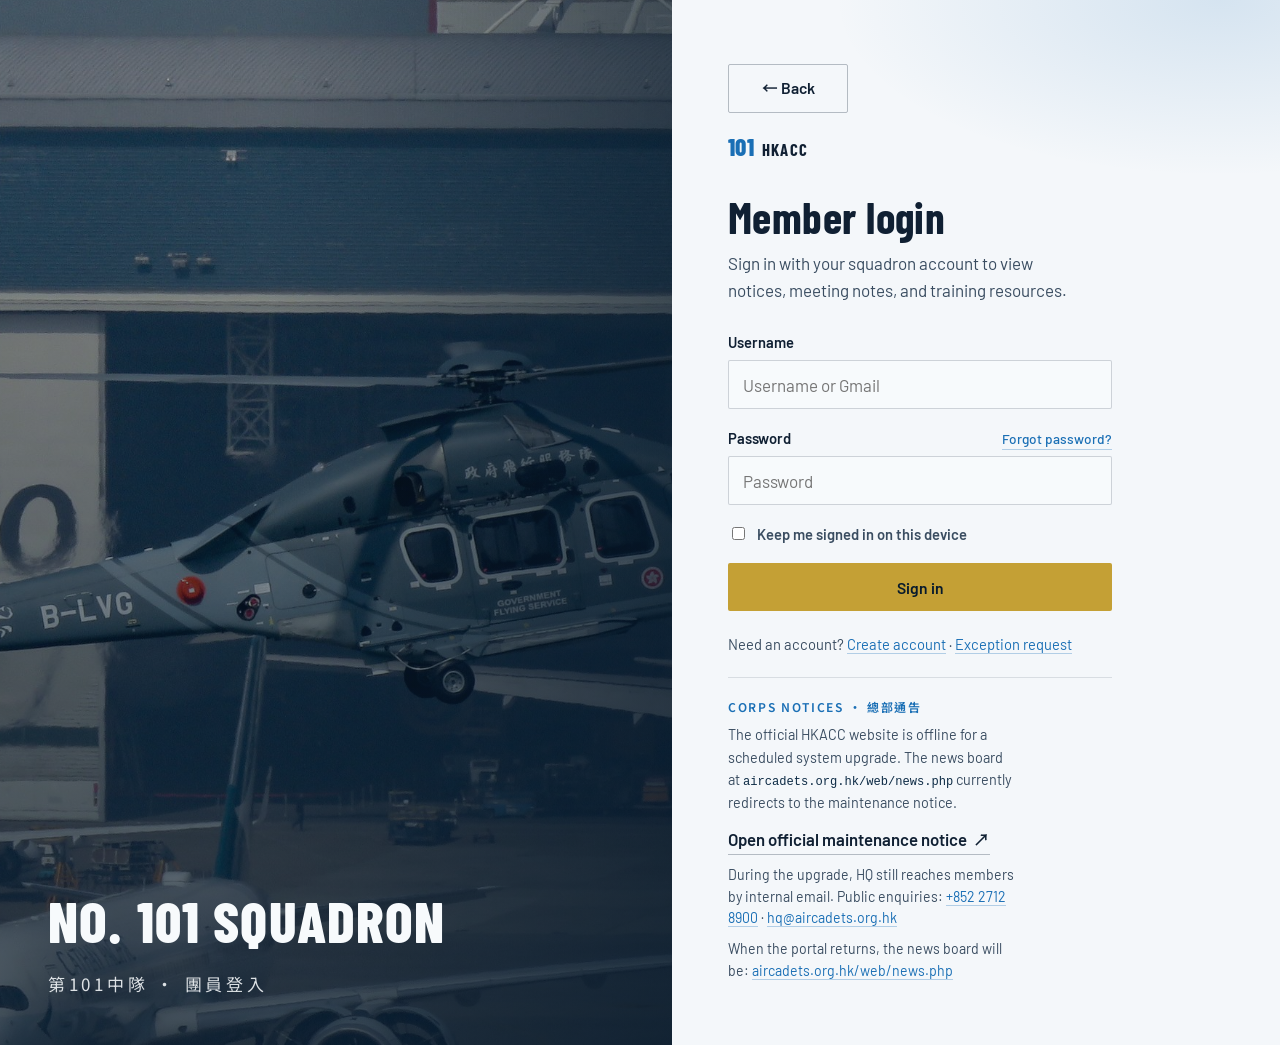
<file: members.html>
<!DOCTYPE html>
<html lang="zh-Hant">
  <head>
    <meta charset="UTF-8" />
    <meta name="viewport" content="width=device-width, initial-scale=1.0" />
    <title>Members Area｜團員專區 — HKACC No. 101 Squadron</title>
    <link rel="preconnect" href="https://fonts.googleapis.com" />
    <link rel="preconnect" href="https://fonts.gstatic.com" crossorigin />
    <link
      href="https://fonts.googleapis.com/css2?family=Barlow+Condensed:wght@600;700;800&family=Noto+Sans+TC:wght@400;500;600;700&family=Barlow:ital,wght@0,400;0,500;0,600;1,400&display=swap"
      rel="stylesheet"
    />
    <link rel="stylesheet" href="styles.css" />
  </head>
  <body class="members-page">
    <header class="members-header">
      <a class="logo" href="index.html" aria-label="HKACC 101 Squadron home">
        <span class="logo-mark">101</span>
        <span class="logo-text">HKACC</span>
      </a>
      <nav class="members-nav" aria-label="Member">
        <a href="members.html" aria-current="page">Board</a>
        <a href="forms.html">Forms</a>
      </nav>
      <div class="members-user">
        <span class="members-chip" id="welcome">Welcome</span>
        <button class="btn btn-ghost dark btn-small" type="button" id="logout-btn">
          Sign out
        </button>
      </div>
    </header>

    <main class="members-main">
      <header class="members-hero">
        <div class="members-hero-copy">
          <p class="eyebrow" id="area-eyebrow">Members area · 團員專區</p>
          <h1 id="board-title">Squadron board</h1>
          <p class="section-lede" id="board-lede">
            Signed in to No. 101 Squadron. Hand in forms, check Saturday meeting
            details, and follow squadron news.
          </p>
        </div>
        <div class="members-hero-aside" aria-hidden="true">
          <img
            src="images/101sqn-crest.png"
            alt=""
            width="160"
            height="160"
            class="members-crest"
          />
        </div>
      </header>

      <section class="members-actions" aria-label="Quick actions">
        <a class="action-tile" href="forms.html" id="tile-handin" hidden>
          <span class="action-kicker">Forms</span>
          <strong>Hand in forms</strong>
          <span>Event replies and returns</span>
        </a>
        <a class="action-tile" href="forms.html#absence" id="tile-absence" hidden>
          <span class="action-kicker">Leave</span>
          <strong>Parents letter of absence</strong>
          <span>Submit leave with parent acknowledgement</span>
        </a>
        <a class="action-tile" href="forms.html" id="tile-review" hidden>
          <span class="action-kicker">Review</span>
          <strong>Check submitted forms</strong>
          <span>Review event forms and parents letters from cadets</span>
        </a>
        <a
          class="action-tile"
          href="https://sites.google.com/view/hkacc101/news-events"
          target="_blank"
          rel="noopener noreferrer"
        >
          <span class="action-kicker">News</span>
          <strong>101 Sqn events</strong>
          <span>Open the squadron Google Site</span>
        </a>
      </section>

      <section class="admin-panel" id="admin-panel" hidden>
        <div class="admin-panel-head">
          <h2 class="members-heading">Admin tools</h2>
          <p class="members-events-copy">
            Create accounts without the standard Gmail format, review exception
            requests, and manage members. Passwords are hashed (PBKDF2); vault
            data stays encrypted in this browser.
          </p>
        </div>

        <div class="admin-create">
          <h3 class="members-subheading">Create account</h3>
          <p class="admin-create-note">
            Admins may assign any email — the
            <code>101sqn.(m/f)digits@gmail.com</code> rule is waived. The new
            account is active immediately.
          </p>
          <form class="admin-create-form" id="admin-create-form" novalidate>
            <div class="admin-create-grid">
              <div class="field">
                <label for="create-display">Display name</label>
                <input id="create-display" name="displayName" type="text" autocomplete="name" />
              </div>
              <div class="field">
                <label for="create-username">Username</label>
                <input
                  id="create-username"
                  name="username"
                  type="text"
                  autocomplete="off"
                  required
                  minlength="3"
                />
              </div>
              <div class="field">
                <label for="create-email">Email (any format)</label>
                <input
                  id="create-email"
                  name="email"
                  type="email"
                  autocomplete="off"
                  required
                  placeholder="name@example.com"
                />
              </div>
              <div class="field">
                <label for="create-password">Temporary password</label>
                <input
                  id="create-password"
                  name="password"
                  type="text"
                  autocomplete="new-password"
                  required
                  minlength="6"
                />
              </div>
              <div class="field">
                <label for="create-role">Role</label>
                <select id="create-role" name="role">
                  <option value="cadet" selected>Cadet</option>
                  <option value="officer">Officer (review forms only)</option>
                  <option value="admin">Admin</option>
                </select>
              </div>
            </div>
            <p class="form-status" id="create-status" hidden role="status"></p>
            <button class="btn btn-primary" type="submit">Create account</button>
          </form>
        </div>

        <h3 class="members-subheading">Pending exception requests</h3>
        <div id="pending-list" class="admin-list"></div>

        <h3 class="members-subheading">Member accounts</h3>
        <div id="members-admin-list" class="admin-list"></div>
      </section>

      <div class="members-grid">
        <section class="members-panel meeting-panel" aria-labelledby="next-meeting-heading">
          <p class="panel-kicker">This week</p>
          <h2 class="members-heading" id="next-meeting-heading">Next meeting</h2>
          <dl class="meeting-facts">
            <div>
              <dt>Schedule</dt>
              <dd>Every Saturday · <strong>14:00–17:00</strong></dd>
            </div>
            <div>
              <dt>Roll call</dt>
              <dd><strong>13:45</strong> sharp — arrive before the meeting starts</dd>
            </div>
            <div>
              <dt>Location</dt>
              <dd>HKUGA College · 港大同學會書院, Wong Chuk Hang</dd>
            </div>
            <div>
              <dt>Uniform</dt>
              <dd>Working blue / PT kit as advised by duty NCO</dd>
            </div>
          </dl>
        </section>

        <section class="members-panel" aria-labelledby="events-heading">
          <p class="panel-kicker">Links</p>
          <h2 class="members-heading" id="events-heading">Event list</h2>
          <ul class="link-stack">
            <li>
              <a
                href="https://sites.google.com/view/hkacc101/news-events"
                target="_blank"
                rel="noopener noreferrer"
              >
                <span>101 Sqn news &amp; events</span>
                <span class="link-meta">Google Site</span>
              </a>
            </li>
            <li>
              <a
                href="https://www.aircadets.org.hk/web/news.php"
                target="_blank"
                rel="noopener noreferrer"
              >
                <span>HKACC corps news</span>
                <span class="link-meta">aircadets.org.hk</span>
              </a>
            </li>
            <li>
              <a href="mailto:hkacc101@gmail.com">
                <span>Contact squadron</span>
                <span class="link-meta">hkacc101@gmail.com</span>
              </a>
            </li>
          </ul>
        </section>
      </div>

      <p class="join-note"><a href="index.html">← Back to public site</a></p>
    </main>

    <script src="auth.js?v=7"></script>
    <script src="members.js?v=10"></script>
  </body>
</html>
</file>
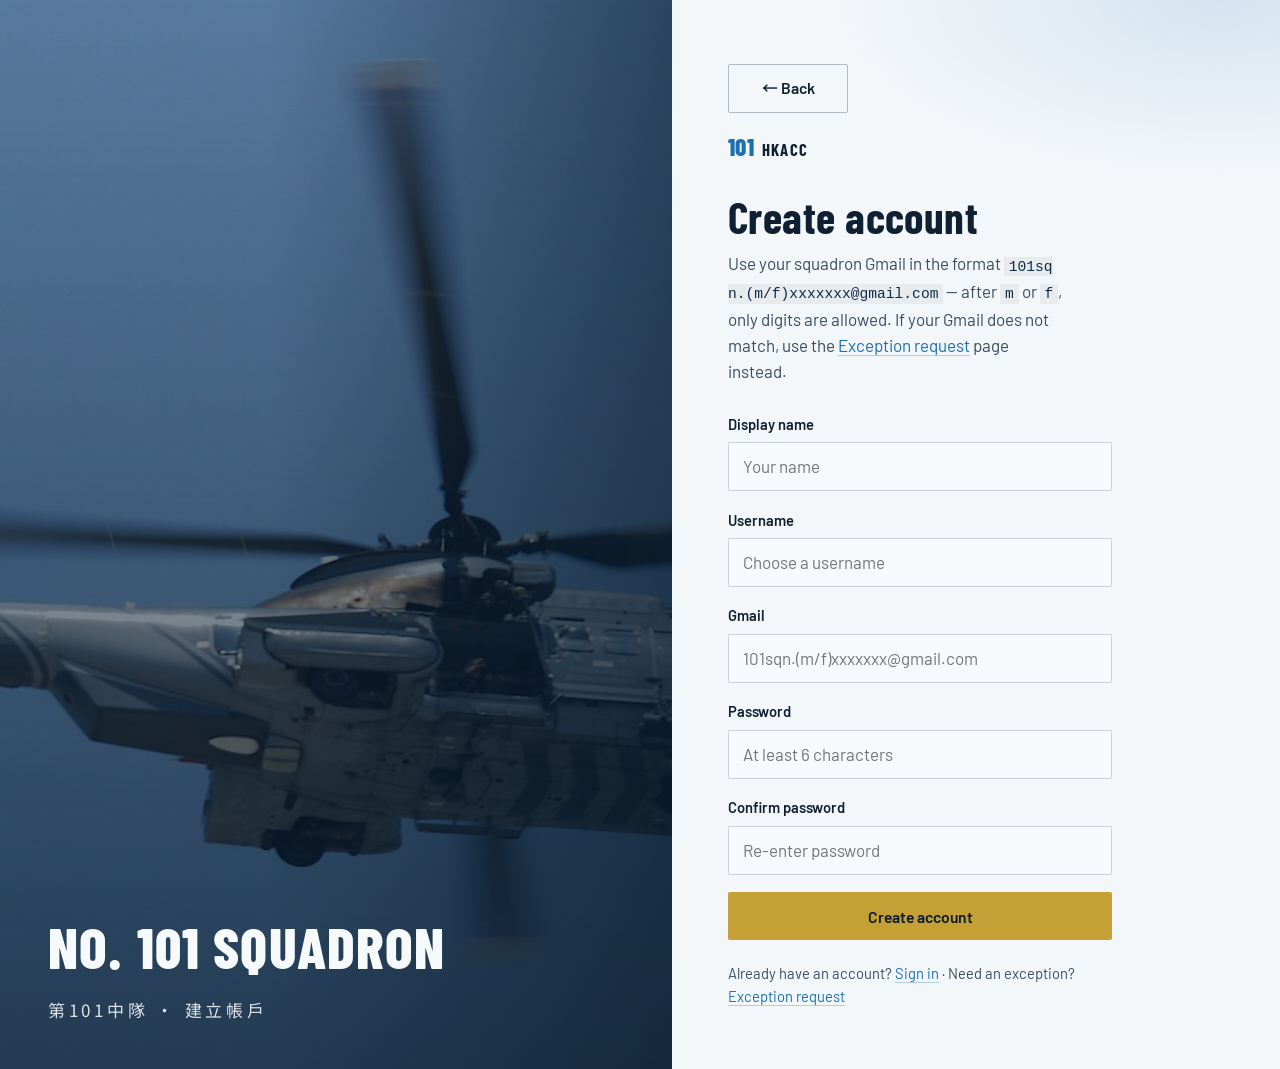
<file: register.html>
<!DOCTYPE html>
<html lang="zh-Hant">
  <head>
    <meta charset="UTF-8" />
    <meta name="viewport" content="width=device-width, initial-scale=1.0" />
    <title>Create account｜建立帳戶 — HKACC No. 101 Squadron</title>
    <meta
      name="description"
      content="Create a No. 101 Squadron member account with your squadron Gmail."
    />
    <link rel="preconnect" href="https://fonts.googleapis.com" />
    <link rel="preconnect" href="https://fonts.gstatic.com" crossorigin />
    <link
      href="https://fonts.googleapis.com/css2?family=Barlow+Condensed:wght@600;700;800&family=Noto+Sans+TC:wght@400;500;600;700&family=Barlow:ital,wght@0,400;0,500;0,600;1,400&display=swap"
      rel="stylesheet"
    />
    <link rel="stylesheet" href="styles.css" />
  </head>
  <body class="login-page">
    <a class="skip-link" href="#register-form">Skip to register form</a>

    <div class="login-shell">
      <aside class="login-visual" aria-hidden="true">
        <img
          src="images/hkia-auth.jpg"
          alt="Hong Kong Government Flying Service Super Puma helicopter"
          width="1800"
          height="1206"
          fetchpriority="high"
        />
        <div class="login-visual-veil"></div>
        <div class="login-visual-copy">
          <p class="login-visual-brand">No. 101 Squadron</p>
          <p class="login-visual-zh">第101中隊 · 建立帳戶</p>
        </div>
      </aside>

      <main class="login-panel" id="main">
        <a class="btn btn-ghost dark login-back" href="login.html">← Back</a>

        <a class="login-home" href="index.html">
          <span class="logo-mark">101</span>
          <span class="logo-text">HKACC</span>
        </a>

        <h1>Create account</h1>
        <p class="login-intro">
          Use your squadron Gmail in the format
          <code>101sqn.(m/f)xxxxxxx@gmail.com</code>
          — after <code>m</code> or <code>f</code>, only digits are allowed.
          If your Gmail does not match, use the
          <a href="exception.html">Exception request</a> page instead.
        </p>

        <form class="login-form" id="register-form" novalidate>
          <div class="field">
            <label for="display-name">Display name</label>
            <input id="display-name" name="displayName" type="text" placeholder="Your name" />
          </div>

          <div class="field">
            <label for="username">Username</label>
            <input
              id="username"
              name="username"
              type="text"
              autocomplete="username"
              placeholder="Choose a username"
              required
            />
          </div>

          <div class="field">
            <label for="email">Gmail</label>
            <input
              id="email"
              name="email"
              type="email"
              autocomplete="email"
              placeholder="101sqn.(m/f)xxxxxxx@gmail.com"
              required
            />
          </div>

          <div class="field">
            <label for="password">Password</label>
            <input
              id="password"
              name="password"
              type="password"
              autocomplete="new-password"
              placeholder="At least 6 characters"
              required
            />
          </div>

          <div class="field">
            <label for="password-confirm">Confirm password</label>
            <input
              id="password-confirm"
              name="passwordConfirm"
              type="password"
              autocomplete="new-password"
              placeholder="Re-enter password"
              required
            />
          </div>

          <p class="form-status" id="form-status" role="status" aria-live="polite" hidden></p>

          <button class="btn btn-primary login-submit" type="submit">Create account</button>
        </form>

        <p class="login-help">
          Already have an account?
          <a href="login.html">Sign in</a>
          · Need an exception?
          <a href="exception.html">Exception request</a>
        </p>
      </main>
    </div>

    <script src="auth.js?v=5"></script>
    <script src="register.js?v=4"></script>
  </body>
</html>
</file>
<file: styles.css>
:root {
  --navy: #071a2c;
  --navy-mid: #0d2b45;
  --sky: #1a6fb5;
  --sky-bright: #2f8fd4;
  --cloud: #e8eef4;
  --cloud-deep: #d5e0ea;
  --paper: #f4f7fa;
  --snow: #f7fafc;
  --ink: #102033;
  --ink-soft: #3a4d61;
  --gold: #c4a035;
  --gold-deep: #a68628;
  --line: rgba(16, 32, 51, 0.12);
  --header-h: 4.25rem;
  --ease: cubic-bezier(0.22, 1, 0.36, 1);
  --font-display: "Barlow Condensed", "Arial Narrow", "Noto Sans TC", sans-serif;
  --font-body: "Barlow", "Noto Sans TC", "Segoe UI", sans-serif;
  --font-cjk: "Noto Sans TC", "PingFang TC", "Microsoft JhengHei", sans-serif;
}

*,
*::before,
*::after {
  box-sizing: border-box;
}

html {
  scroll-behavior: smooth;
}

body {
  margin: 0;
  font-family: var(--font-body);
  font-size: 1.0625rem;
  line-height: 1.55;
  color: var(--ink);
  background:
    radial-gradient(1100px 520px at 0% -5%, rgba(26, 111, 181, 0.12), transparent 55%),
    radial-gradient(800px 420px at 100% 15%, rgba(196, 160, 53, 0.08), transparent 50%),
    linear-gradient(180deg, var(--snow) 0%, var(--cloud) 45%, var(--paper) 100%);
  -webkit-font-smoothing: antialiased;
  text-rendering: optimizeLegibility;
}

img {
  display: block;
  max-width: 100%;
  height: auto;
}

a {
  color: inherit;
  text-decoration: none;
}

h1,
h2,
h3,
.brand,
.logo,
.footer-brand,
.logo-mark,
.years {
  font-family: var(--font-display);
  font-weight: 700;
  letter-spacing: 0.01em;
  line-height: 1.05;
}

.skip-link {
  position: absolute;
  left: 1rem;
  top: -4rem;
  z-index: 100;
  padding: 0.6rem 1rem;
  background: var(--navy);
  color: var(--snow);
}

.skip-link:focus {
  top: 1rem;
}

/* Header */
.site-header {
  position: fixed;
  inset: 0 0 auto;
  z-index: 50;
  display: flex;
  align-items: center;
  justify-content: space-between;
  gap: 1.5rem;
  height: var(--header-h);
  padding: 0 clamp(1.25rem, 4vw, 3rem);
  color: var(--snow);
  mix-blend-mode: difference;
}

.logo {
  display: inline-flex;
  align-items: baseline;
  gap: 0.45rem;
}

.logo-mark {
  font-size: 1.55rem;
  font-weight: 800;
  letter-spacing: 0.02em;
}

.logo-text {
  font-family: var(--font-display);
  font-size: 1.05rem;
  font-weight: 700;
  letter-spacing: 0.08em;
}

.nav {
  display: none;
  gap: 1.6rem;
  font-size: 0.95rem;
  font-weight: 500;
}

.nav a {
  opacity: 0.85;
  transition: opacity 180ms var(--ease);
}

.nav a:hover,
.nav a:focus-visible {
  opacity: 1;
}

.nav-cta {
  font-size: 0.92rem;
  font-weight: 600;
  border-bottom: 1px solid currentColor;
  padding-bottom: 0.1rem;
}

@media (min-width: 820px) {
  .nav {
    display: flex;
  }
}

/* Hero */
.hero {
  position: relative;
  min-height: 100svh;
  display: grid;
  align-items: end;
  color: var(--snow);
  overflow: clip;
}

.hero-media {
  position: absolute;
  inset: 0;
  z-index: 0;
}

.hero-media img {
  width: 100%;
  height: 100%;
  object-fit: cover;
  object-position: center 35%;
  transform: scale(1.06);
  animation: hero-drift 18s var(--ease) both;
}

.hero-veil {
  position: absolute;
  inset: 0;
  background:
    linear-gradient(180deg, rgba(7, 26, 44, 0.35) 0%, rgba(7, 26, 44, 0.18) 40%, rgba(7, 26, 44, 0.82) 100%),
    linear-gradient(90deg, rgba(7, 26, 44, 0.55) 0%, transparent 58%);
}

.hero-copy {
  position: relative;
  z-index: 1;
  width: min(44rem, 100%);
  padding: calc(var(--header-h) + 2rem) clamp(1.25rem, 4vw, 3rem) clamp(3rem, 8vh, 5rem);
}

.brand {
  margin: 0 0 0.85rem;
  display: grid;
  gap: 0.15rem;
}

.brand-en {
  font-size: clamp(3rem, 10vw, 5.75rem);
  font-weight: 800;
  letter-spacing: 0.01em;
  text-transform: uppercase;
}

.brand-zh {
  font-family: var(--font-cjk);
  font-size: clamp(1.05rem, 2.4vw, 1.35rem);
  font-weight: 600;
  letter-spacing: 0.28em;
  opacity: 0.9;
}

.hero h1 {
  margin: 0 0 1rem;
  font-size: clamp(1.55rem, 3.2vw, 2.2rem);
  font-weight: 600;
  max-width: 16ch;
  text-wrap: balance;
}

.lede {
  margin: 0 0 1.75rem;
  max-width: 36ch;
  font-size: 1.1rem;
  color: rgba(247, 250, 252, 0.88);
}

.cta-row {
  display: flex;
  flex-wrap: wrap;
  gap: 0.85rem 1rem;
}

.btn {
  display: inline-flex;
  align-items: center;
  justify-content: center;
  min-height: 2.85rem;
  padding: 0.7rem 1.25rem;
  font-family: var(--font-body);
  font-size: 0.98rem;
  font-weight: 600;
  border: 1px solid transparent;
  border-radius: 2px;
  transition:
    background-color 180ms var(--ease),
    color 180ms var(--ease),
    border-color 180ms var(--ease),
    transform 180ms var(--ease);
}

.btn:hover,
.btn:focus-visible {
  transform: translateY(-1px);
}

.btn-primary {
  background: var(--gold);
  color: var(--navy);
}

.btn-primary:hover,
.btn-primary:focus-visible {
  background: var(--gold-deep);
  color: var(--snow);
}

.btn-ghost {
  background: transparent;
  color: var(--snow);
  border-color: rgba(247, 250, 252, 0.45);
}

.btn-ghost:hover,
.btn-ghost:focus-visible {
  border-color: var(--snow);
  background: rgba(247, 250, 252, 0.08);
}

.btn-ghost.dark {
  color: var(--ink);
  border-color: rgba(16, 32, 51, 0.28);
}

.btn-ghost.dark:hover,
.btn-ghost.dark:focus-visible {
  border-color: var(--ink);
  background: rgba(16, 32, 51, 0.04);
}

/* Sections */
.section {
  padding: clamp(4.5rem, 10vw, 7.5rem) clamp(1.25rem, 4vw, 3rem);
}

.section-inner {
  width: min(68rem, 100%);
  margin-inline: auto;
}

.section-inner.narrow {
  width: min(40rem, 100%);
}

.eyebrow {
  margin: 0 0 0.85rem;
  font-size: 0.78rem;
  font-weight: 600;
  letter-spacing: 0.16em;
  text-transform: uppercase;
  color: var(--sky);
  font-family: var(--font-cjk);
}

.section h2 {
  margin: 0 0 1rem;
  font-size: clamp(1.85rem, 4vw, 3rem);
  max-width: 18ch;
  text-wrap: balance;
}

.section-lede,
.training-copy > p {
  margin: 0 0 2.25rem;
  color: var(--ink-soft);
  max-width: 44ch;
  font-size: 1.08rem;
}

.fact-list {
  margin: 0;
  padding: 0;
  border-top: 1px solid var(--line);
}

.fact-list > div {
  display: grid;
  grid-template-columns: minmax(7rem, 11rem) 1fr;
  gap: 1rem;
  padding: 1.25rem 0;
  border-bottom: 1px solid var(--line);
}

.fact-list dt {
  font-family: var(--font-display);
  font-size: 1.05rem;
  font-weight: 700;
  letter-spacing: 0.04em;
  text-transform: uppercase;
  color: var(--sky);
}

.fact-list dd {
  margin: 0;
  color: var(--ink-soft);
}

/* Training split */
.training {
  display: grid;
  gap: 2rem;
  padding-inline: 0;
  background: var(--navy);
  color: var(--snow);
}

.training .eyebrow {
  color: #7eb7e8;
}

.training-visual {
  min-height: 18rem;
  overflow: clip;
}

.training-visual img {
  width: 100%;
  height: 100%;
  min-height: 18rem;
  object-fit: cover;
  transform: scale(1.04);
}

.training-copy {
  padding: 0 clamp(1.25rem, 4vw, 3rem) clamp(3rem, 8vw, 5rem);
  width: min(38rem, 100%);
}

.training-copy > p {
  color: rgba(247, 250, 252, 0.82);
  margin-bottom: 1.5rem;
}

.plain-list {
  margin: 0;
  padding: 0;
  list-style: none;
}

.plain-list li {
  position: relative;
  padding: 0.7rem 0 0.7rem 1.35rem;
  border-top: 1px solid rgba(247, 250, 252, 0.14);
  color: rgba(247, 250, 252, 0.9);
}

.plain-list li:last-child {
  border-bottom: 1px solid rgba(247, 250, 252, 0.14);
}

.plain-list li::before {
  content: "";
  position: absolute;
  left: 0;
  top: 1.15rem;
  width: 0.55rem;
  height: 2px;
  background: var(--gold);
}

@media (min-width: 900px) {
  .training {
    grid-template-columns: 1.15fr 0.85fr;
    align-items: stretch;
    gap: 0;
    padding-block: 0;
  }

  .training-visual,
  .training-visual img {
    min-height: 34rem;
  }

  .training-copy {
    display: flex;
    flex-direction: column;
    justify-content: center;
    padding: clamp(3rem, 6vw, 5rem) clamp(2rem, 5vw, 4rem);
  }
}

.explore-list,
.news-list {
  list-style: none;
  margin: 0;
  padding: 0;
  border-top: 1px solid var(--line);
}

.explore-list li a {
  display: grid;
  gap: 0.2rem;
  padding: 1.15rem 0;
  border-bottom: 1px solid var(--line);
  transition: color 180ms var(--ease);
}

.explore-list li a:hover,
.explore-list li a:focus-visible {
  color: var(--sky);
}

.explore-title {
  font-family: var(--font-display);
  font-size: 1.25rem;
  font-weight: 700;
  letter-spacing: 0.01em;
}

.explore-desc {
  color: var(--ink-soft);
  font-size: 0.98rem;
}

.section-more {
  margin: 1.5rem 0 0;
  color: var(--ink-soft);
  max-width: 52ch;
}

.section-more a {
  color: var(--sky);
  border-bottom: 1px solid rgba(26, 111, 181, 0.3);
}

.hero .lede em {
  font-style: italic;
  color: rgba(247, 250, 252, 0.95);
}

.meeting,
.resources,
.links {
  background: var(--paper);
}

.news-events {
  background:
    linear-gradient(180deg, rgba(26, 111, 181, 0.07), transparent 42%),
    var(--cloud);
}

.news-list li {
  display: grid;
  grid-template-columns: minmax(6.5rem, 8.5rem) 1fr;
  gap: 1rem;
  padding: 1.25rem 0;
  border-bottom: 1px solid var(--line);
}

.news-date {
  font-family: var(--font-display);
  font-size: 1.05rem;
  font-weight: 700;
  color: var(--sky);
}

.news-list h3 {
  margin: 0 0 0.35rem;
  font-size: 1.15rem;
}

.news-list p {
  margin: 0;
  color: var(--ink-soft);
}

.meeting .members-list,
.join .members-list {
  margin-top: 0.5rem;
}

/* Journey timeline */
.journey {
  background:
    linear-gradient(180deg, rgba(26, 111, 181, 0.07), transparent 42%),
    var(--cloud);
}

.rank-timeline {
  list-style: none;
  margin: 0;
  padding: 0;
  border-top: 1px solid var(--line);
}

.rank-timeline li {
  display: grid;
  grid-template-columns: minmax(6.5rem, 9rem) 1fr;
  gap: 1rem;
  padding: 1.2rem 0;
  border-bottom: 1px solid var(--line);
}

.years {
  font-size: 1.15rem;
  color: var(--sky);
}

.ranks {
  color: var(--ink-soft);
  font-weight: 500;
}

/* Join */
.join {
  background:
    radial-gradient(700px 300px at 15% 0%, rgba(26, 111, 181, 0.1), transparent 60%),
    var(--paper);
}

.join .section-lede {
  margin-bottom: 1.75rem;
}

.join-note {
  margin: 1.5rem 0 0;
  font-size: 0.95rem;
  color: var(--ink-soft);
}

.join-note a {
  color: var(--sky);
  border-bottom: 1px solid rgba(26, 111, 181, 0.35);
}

.join-note a:hover,
.join-note a:focus-visible {
  border-color: var(--sky);
}

/* Footer */
.site-footer {
  padding: 2.5rem clamp(1.25rem, 4vw, 3rem) 3rem;
  border-top: 1px solid rgba(247, 250, 252, 0.08);
  background: var(--navy);
  color: rgba(247, 250, 252, 0.78);
}

.footer-brand {
  display: flex;
  align-items: baseline;
  gap: 0.55rem;
  margin-bottom: 0.55rem;
  color: var(--snow);
  font-size: 1.2rem;
}

.footer-brand .logo-mark {
  font-size: 1.5rem;
  color: var(--gold);
}

.site-footer p {
  margin: 0 0 0.35rem;
}

.site-footer a {
  border-bottom: 1px solid rgba(247, 250, 252, 0.35);
}

.fineprint {
  margin-top: 1.25rem !important;
  font-size: 0.85rem;
  opacity: 0.65;
  max-width: 52ch;
}

/* Motion */
.reveal {
  opacity: 0;
  transform: translateY(1.1rem);
  animation: rise 900ms var(--ease) forwards;
  animation-delay: var(--d, 0ms);
}

.section-inner,
.training-copy,
.training-visual {
  opacity: 0;
  transform: translateY(1.25rem);
  transition:
    opacity 800ms var(--ease),
    transform 800ms var(--ease);
}

.section-inner.is-visible,
.training-copy.is-visible,
.training-visual.is-visible,
.training.is-visible .training-visual,
.training.is-visible .training-copy {
  opacity: 1;
  transform: none;
}

@media (prefers-reduced-motion: reduce) {
  html {
    scroll-behavior: auto;
  }

  .reveal,
  .hero-media img,
  .section-inner,
  .training-copy,
  .training-visual {
    opacity: 1 !important;
    transform: none !important;
    animation: none !important;
    transition: none !important;
  }
}

@keyframes rise {
  to {
    opacity: 1;
    transform: none;
  }
}

@keyframes hero-drift {
  from {
    transform: scale(1.08);
  }
  to {
    transform: scale(1.02);
  }
}

/* Login */
.login-page {
  min-height: 100svh;
  background: var(--navy);
}

.login-shell {
  min-height: 100svh;
  display: grid;
}

.login-visual {
  position: relative;
  display: none;
  min-height: 16rem;
  overflow: clip;
}

.login-visual img {
  width: 100%;
  height: 100%;
  object-fit: cover;
  object-position: center 40%;
  animation: hero-drift 18s var(--ease) both;
}

.login-visual-veil {
  position: absolute;
  inset: 0;
  background:
    linear-gradient(180deg, rgba(7, 26, 44, 0.25) 0%, rgba(7, 26, 44, 0.75) 100%),
    linear-gradient(90deg, transparent 40%, rgba(7, 26, 44, 0.55) 100%);
}

.login-visual-copy {
  position: absolute;
  left: clamp(1.5rem, 4vw, 3rem);
  bottom: clamp(1.5rem, 4vw, 3rem);
  color: var(--snow);
  z-index: 1;
}

.login-visual-brand {
  margin: 0;
  font-family: var(--font-display);
  font-size: clamp(2.4rem, 5vw, 3.6rem);
  font-weight: 800;
  letter-spacing: 0.02em;
  text-transform: uppercase;
}

.login-visual-zh {
  margin: 0.35rem 0 0;
  font-family: var(--font-cjk);
  letter-spacing: 0.22em;
  opacity: 0.88;
}

.login-panel {
  display: flex;
  flex-direction: column;
  justify-content: center;
  padding: clamp(2rem, 6vw, 4rem) clamp(1.35rem, 5vw, 3.5rem);
  background:
    radial-gradient(700px 320px at 90% 0%, rgba(26, 111, 181, 0.14), transparent 55%),
    var(--paper);
  color: var(--ink);
}

.login-back {
  align-self: flex-start;
  margin-bottom: 1.25rem;
  min-width: 7.5rem;
}

.login-home {
  display: inline-flex;
  align-items: baseline;
  gap: 0.45rem;
  margin-bottom: 2rem;
  width: fit-content;
}

.login-home .logo-mark {
  font-size: 1.55rem;
  font-weight: 800;
  color: var(--sky);
}

.login-home .logo-text {
  font-family: var(--font-display);
  font-size: 1.05rem;
  font-weight: 700;
  letter-spacing: 0.08em;
}

.login-panel h1 {
  margin: 0 0 0.65rem;
  font-size: clamp(2rem, 5vw, 2.75rem);
}

.login-intro {
  margin: 0 0 1.75rem;
  max-width: 34ch;
  color: var(--ink-soft);
}

.login-form {
  display: grid;
  gap: 1.1rem;
  width: min(24rem, 100%);
}

.field {
  display: grid;
  gap: 0.4rem;
}

.field-head {
  display: flex;
  justify-content: space-between;
  align-items: baseline;
  gap: 1rem;
}

.field label,
.check span {
  font-size: 0.92rem;
  font-weight: 600;
}

.field-link {
  font-size: 0.85rem;
  font-weight: 500;
  color: var(--sky);
  border-bottom: 1px solid rgba(26, 111, 181, 0.3);
}

.field-link:hover,
.field-link:focus-visible {
  border-color: var(--sky);
}

.field input[type="text"],
.field input[type="password"],
.field input[type="email"],
.field textarea {
  width: 100%;
  min-height: 2.85rem;
  padding: 0.65rem 0.85rem;
  border: 1px solid rgba(16, 32, 51, 0.18);
  border-radius: 2px;
  background: var(--snow);
  color: var(--ink);
  font: inherit;
  transition: border-color 180ms var(--ease), box-shadow 180ms var(--ease);
}

.field textarea {
  min-height: 6.5rem;
  resize: vertical;
  line-height: 1.45;
}

.field input:focus,
.field textarea:focus {
  outline: none;
  border-color: var(--sky);
  box-shadow: 0 0 0 3px rgba(26, 111, 181, 0.18);
}

.check {
  display: flex;
  align-items: flex-start;
  gap: 0.55rem;
  color: var(--ink-soft);
  font-weight: 500;
}

.check input {
  margin-top: 0.25rem;
  accent-color: var(--sky);
}

.form-status {
  margin: 0;
  padding: 0.7rem 0.85rem;
  font-size: 0.92rem;
  font-weight: 500;
  border-radius: 2px;
}

.form-status[data-type="error"] {
  background: rgba(160, 40, 40, 0.08);
  color: #8a1f1f;
  border: 1px solid rgba(160, 40, 40, 0.2);
}

.form-status[data-type="ok"] {
  background: rgba(31, 120, 70, 0.1);
  color: #1b5c38;
  border: 1px solid rgba(31, 120, 70, 0.22);
}

.login-submit {
  width: 100%;
  min-height: 3rem;
}

.login-help,
.login-demo,
.login-corps-news {
  width: min(24rem, 100%);
  margin: 1.35rem 0 0;
  font-size: 0.92rem;
  color: var(--ink-soft);
}

.login-corps-news {
  padding-top: 1.25rem;
  border-top: 1px solid var(--line);
}

.login-corps-label {
  margin: 0 0 0.45rem;
  font-size: 0.75rem;
  font-weight: 600;
  letter-spacing: 0.14em;
  text-transform: uppercase;
  color: var(--sky);
  font-family: var(--font-cjk);
}

.login-corps-link {
  display: inline-flex;
  align-items: center;
  gap: 0.4rem;
  font-size: 1.05rem;
  font-weight: 600;
  color: var(--ink);
  border-bottom: 1px solid rgba(16, 32, 51, 0.28);
  padding-bottom: 0.12rem;
  transition: color 180ms var(--ease), border-color 180ms var(--ease);
}

.login-corps-link:hover,
.login-corps-link:focus-visible {
  color: var(--sky);
  border-color: var(--sky);
}

.login-corps-status {
  margin: 0 0 0.75rem;
  font-size: 0.9rem;
  max-width: 36ch;
  color: var(--ink-soft);
}

.login-corps-status code {
  font-family: ui-monospace, "SFMono-Regular", Menlo, Consolas, monospace;
  font-size: 0.84em;
  color: var(--navy-mid);
  word-break: break-all;
}

.login-corps-note {
  margin: 0.55rem 0 0;
  font-size: 0.88rem;
  max-width: 36ch;
}

.login-corps-note a {
  color: var(--sky);
  border-bottom: 1px solid rgba(26, 111, 181, 0.3);
}

.login-help a {
  color: var(--sky);
  border-bottom: 1px solid rgba(26, 111, 181, 0.3);
}

.login-demo code {
  font-family: ui-monospace, "SFMono-Regular", Menlo, Consolas, monospace;
  font-size: 0.88em;
  color: var(--navy-mid);
  background: rgba(16, 32, 51, 0.06);
  padding: 0.1rem 0.3rem;
}

@media (min-width: 900px) {
  .login-shell {
    grid-template-columns: 1.05fr 0.95fr;
  }

  .login-visual {
    display: block;
    min-height: 100svh;
  }
}

/* Members area */
.members-page {
  min-height: 100svh;
}

.members-header {
  display: flex;
  align-items: center;
  justify-content: space-between;
  gap: 1rem;
  min-height: var(--header-h);
  padding: 0 clamp(1.25rem, 4vw, 3rem);
  border-bottom: 1px solid rgba(232, 238, 244, 0.12);
  background:
    linear-gradient(180deg, rgba(7, 26, 44, 0.98), rgba(13, 43, 69, 0.96));
  color: var(--snow);
  position: sticky;
  top: 0;
  z-index: 20;
}

.members-header .logo {
  display: inline-flex;
  align-items: baseline;
  gap: 0.45rem;
}

.members-header .logo-mark {
  font-size: 1.45rem;
  color: var(--gold);
}

.members-header .logo-text {
  font-family: var(--font-display);
  font-weight: 700;
  letter-spacing: 0.08em;
  color: var(--snow);
}

.members-nav {
  display: none;
  gap: 1.25rem;
  font-size: 0.95rem;
  font-weight: 600;
}

.members-nav a {
  color: rgba(247, 250, 252, 0.72);
  border-bottom: 1px solid transparent;
  padding-bottom: 0.1rem;
  transition: color 180ms var(--ease), border-color 180ms var(--ease);
}

.members-nav a:hover,
.members-nav a:focus-visible,
.members-nav a[aria-current="page"] {
  color: var(--snow);
  border-color: rgba(196, 160, 53, 0.7);
}

.members-user {
  display: flex;
  align-items: center;
  gap: 0.75rem;
  font-size: 0.95rem;
  color: rgba(247, 250, 252, 0.8);
}

.members-chip {
  display: inline-flex;
  align-items: center;
  max-width: 14rem;
  overflow: hidden;
  text-overflow: ellipsis;
  white-space: nowrap;
  font-size: 0.88rem;
  font-weight: 600;
  letter-spacing: 0.02em;
  color: var(--snow);
}

.members-header .btn-ghost.dark {
  color: var(--snow);
  border-color: rgba(247, 250, 252, 0.28);
}

.members-header .btn-ghost.dark:hover,
.members-header .btn-ghost.dark:focus-visible {
  background: rgba(247, 250, 252, 0.1);
}

.members-main {
  width: min(68rem, 100%);
  margin: 0 auto;
  padding: clamp(2rem, 5vw, 3.5rem) clamp(1.25rem, 4vw, 3rem)
    clamp(3rem, 8vw, 5rem);
}

.members-hero {
  display: grid;
  gap: 1.5rem;
  align-items: end;
  margin-bottom: 1.75rem;
  padding-bottom: 1.75rem;
  border-bottom: 1px solid var(--line);
}

.members-hero-compact {
  margin-bottom: 1.35rem;
  padding-bottom: 1.25rem;
}

.forms-inbox {
  margin-top: 0.5rem;
}

#handin-section[hidden] {
  display: none !important;
}

.members-hero-copy .eyebrow {
  margin-bottom: 0.55rem;
}

.members-hero-copy h1 {
  margin: 0 0 0.75rem;
  font-size: clamp(2.15rem, 5.5vw, 3.2rem);
}

.members-hero-copy .section-lede {
  margin: 0;
  max-width: 48ch;
}

.members-hero-aside {
  display: none;
  justify-self: end;
}

.members-crest {
  width: 7.5rem;
  height: 7.5rem;
  object-fit: contain;
  filter: drop-shadow(0 10px 24px rgba(7, 26, 44, 0.18));
  animation: crest-in 700ms var(--ease) both;
}

@keyframes crest-in {
  from {
    opacity: 0;
    transform: translateY(0.6rem) scale(0.96);
  }
  to {
    opacity: 1;
    transform: none;
  }
}

.members-actions {
  display: grid;
  gap: 0.85rem;
  margin: 0 0 2rem;
}

.action-tile {
  display: grid;
  gap: 0.25rem;
  padding: 1.15rem 1.2rem;
  border: 1px solid var(--line);
  border-radius: 2px;
  background:
    linear-gradient(135deg, rgba(255, 255, 255, 0.72), rgba(232, 238, 244, 0.45));
  transition:
    border-color 180ms var(--ease),
    transform 180ms var(--ease),
    background 180ms var(--ease);
}

.action-tile:hover,
.action-tile:focus-visible {
  border-color: rgba(26, 111, 181, 0.45);
  transform: translateY(-2px);
  background:
    linear-gradient(135deg, rgba(255, 255, 255, 0.9), rgba(26, 111, 181, 0.08));
}

.action-kicker {
  font-family: var(--font-display);
  font-size: 0.85rem;
  font-weight: 700;
  letter-spacing: 0.12em;
  text-transform: uppercase;
  color: var(--sky);
}

.action-tile strong {
  font-size: 1.12rem;
  font-weight: 700;
  color: var(--ink);
}

.action-tile span:last-child {
  font-size: 0.92rem;
  color: var(--ink-soft);
}

.members-grid {
  display: grid;
  gap: 1rem;
  margin-bottom: 2rem;
}

.members-panel {
  padding: 1.35rem 1.35rem 1.45rem;
  border: 1px solid var(--line);
  border-radius: 2px;
  background: rgba(247, 250, 252, 0.72);
}

.meeting-panel {
  background:
    radial-gradient(520px 220px at 100% 0%, rgba(196, 160, 53, 0.14), transparent 55%),
    linear-gradient(160deg, rgba(7, 26, 44, 0.96), rgba(13, 43, 69, 0.94));
  border-color: transparent;
  color: var(--snow);
}

.meeting-panel .members-heading,
.meeting-panel .panel-kicker,
.meeting-panel dt,
.meeting-panel dd {
  color: inherit;
}

.panel-kicker {
  margin: 0 0 0.35rem;
  font-family: var(--font-display);
  font-size: 0.85rem;
  font-weight: 700;
  letter-spacing: 0.14em;
  text-transform: uppercase;
  color: var(--sky);
}

.meeting-panel .panel-kicker {
  color: var(--gold);
}

.meeting-facts {
  display: grid;
  gap: 0.95rem;
  margin: 1rem 0 0;
}

.meeting-facts div {
  display: grid;
  gap: 0.2rem;
  padding-top: 0.85rem;
  border-top: 1px solid rgba(247, 250, 252, 0.14);
}

.meeting-facts dt {
  font-family: var(--font-display);
  font-size: 0.9rem;
  font-weight: 700;
  letter-spacing: 0.1em;
  text-transform: uppercase;
  opacity: 0.72;
}

.meeting-facts dd {
  margin: 0;
  font-size: 1.02rem;
}

.link-stack {
  list-style: none;
  margin: 1rem 0 0;
  padding: 0;
}

.link-stack li + li {
  border-top: 1px solid var(--line);
}

.link-stack a {
  display: flex;
  justify-content: space-between;
  gap: 1rem;
  align-items: baseline;
  padding: 0.95rem 0;
  font-weight: 600;
  transition: color 180ms var(--ease);
}

.link-stack a:hover,
.link-stack a:focus-visible {
  color: var(--sky);
}

.link-meta {
  font-size: 0.85rem;
  font-weight: 500;
  color: var(--ink-soft);
  white-space: nowrap;
}

.admin-panel {
  margin: 0 0 2rem;
  padding: 1.35rem 1.35rem 1.5rem;
  border: 1px solid rgba(26, 111, 181, 0.22);
  border-radius: 2px;
  background:
    linear-gradient(180deg, rgba(26, 111, 181, 0.07), rgba(247, 250, 252, 0.55));
}

.admin-panel-head .members-heading {
  margin-bottom: 0.45rem;
}

.admin-create {
  margin: 0.5rem 0 1.25rem;
  padding: 1.1rem 1.1rem 1.2rem;
  border: 1px solid var(--line);
  border-radius: 2px;
  background: rgba(247, 250, 252, 0.88);
}

.admin-create .members-subheading {
  margin-top: 0;
}

.admin-create-note {
  margin: 0 0 1rem;
  max-width: 52ch;
  font-size: 0.92rem;
  color: var(--ink-soft);
}

.admin-create-note code {
  font-family: ui-monospace, "SFMono-Regular", Menlo, Consolas, monospace;
  font-size: 0.84em;
  color: var(--navy-mid);
  word-break: break-all;
}

.admin-create-form {
  display: grid;
  gap: 1rem;
}

.admin-create-grid {
  display: grid;
  gap: 0.9rem;
}

.admin-create-form select {
  width: 100%;
  min-height: 2.85rem;
  padding: 0.65rem 0.85rem;
  border: 1px solid rgba(16, 32, 51, 0.18);
  border-radius: 2px;
  background: var(--snow);
  color: var(--ink);
  font: inherit;
}

.admin-create-form select:focus {
  outline: none;
  border-color: var(--sky);
  box-shadow: 0 0 0 3px rgba(26, 111, 181, 0.18);
}

.admin-panel > .members-label {
  margin-bottom: 0.35rem;
}

.admin-panel .members-list {
  margin-bottom: 0;
}

.members-block {
  margin: 0 0 2.25rem;
}

.members-heading {
  margin: 0 0 0.85rem;
  font-size: clamp(1.35rem, 3vw, 1.7rem);
}

.members-events-copy {
  margin: 0 0 1rem;
  color: var(--ink-soft);
  max-width: 48ch;
}

.members-events-copy code,
.login-intro code {
  font-family: ui-monospace, "SFMono-Regular", Menlo, Consolas, monospace;
  font-size: 0.86em;
  color: var(--navy-mid);
  background: rgba(16, 32, 51, 0.06);
  padding: 0.1rem 0.3rem;
  word-break: break-all;
}

.members-subheading {
  margin: 1.5rem 0 0.65rem;
  font-family: var(--font-display);
  font-size: 1.05rem;
  font-weight: 700;
  letter-spacing: 0.04em;
  text-transform: uppercase;
  color: var(--sky);
}

.admin-list {
  display: grid;
  gap: 0.65rem;
}

.admin-row {
  display: flex;
  flex-wrap: wrap;
  justify-content: space-between;
  gap: 0.85rem 1rem;
  padding: 1rem 1rem;
  border: 1px solid var(--line);
  border-radius: 2px;
  background: rgba(247, 250, 252, 0.8);
}

.admin-row strong {
  display: block;
  font-size: 1.02rem;
}

.admin-meta {
  display: block;
  margin-top: 0.2rem;
  font-size: 0.9rem;
  color: var(--ink-soft);
  word-break: break-word;
}

.admin-actions {
  display: flex;
  flex-wrap: wrap;
  align-items: center;
  gap: 0.5rem;
}

.btn-small {
  min-height: 2.25rem;
  padding: 0.4rem 0.85rem;
  font-size: 0.9rem;
}

.btn-danger {
  background: #8f2d2d;
  color: var(--snow);
  border-color: #8f2d2d;
}

.btn-danger:hover,
.btn-danger:focus-visible {
  background: #732424;
  border-color: #732424;
}

.admin-badge {
  font-size: 0.85rem;
  font-weight: 600;
  color: var(--sky);
}

.admin-empty {
  margin: 0;
  padding: 0.5rem 0 0.85rem;
  color: var(--ink-soft);
  font-size: 0.95rem;
}

.admin-reason {
  margin-top: 0.45rem;
  max-width: 36ch;
}

.admin-row.is-suspended {
  opacity: 0.72;
}

.members-cta {
  margin: 0 0 2rem;
}

@media (min-width: 720px) {
  .members-nav {
    display: flex;
  }

  .members-actions {
    grid-template-columns: repeat(3, minmax(0, 1fr));
  }

  .members-grid {
    grid-template-columns: 1.15fr 0.85fr;
  }

  .admin-create-grid {
    grid-template-columns: repeat(2, minmax(0, 1fr));
  }
}

@media (min-width: 900px) {
  .members-hero {
    grid-template-columns: 1fr auto;
  }

  .members-hero-aside {
    display: block;
  }
}

.form-type-switch {
  display: flex;
  flex-wrap: wrap;
  gap: 0.65rem;
  margin: 0 0 1.5rem;
}

.form-type-switch .btn.is-active {
  transform: none;
}

.handin-form {
  margin-bottom: 2.5rem;
  width: min(28rem, 100%);
}

.handin-form .members-heading {
  margin-bottom: 1rem;
}

.login-intro a {
  color: var(--sky);
  border-bottom: 1px solid rgba(26, 111, 181, 0.3);
}

.members-list {
  list-style: none;
  margin: 0 0 2rem;
  padding: 0;
  border-top: 1px solid var(--line);
}

.members-list li {
  display: grid;
  gap: 0.25rem;
  padding: 1.15rem 0;
  border-bottom: 1px solid var(--line);
}

.members-label {
  font-family: var(--font-display);
  font-size: 1rem;
  font-weight: 700;
  letter-spacing: 0.06em;
  text-transform: uppercase;
  color: var(--sky);
}

.members-list a {
  color: var(--sky);
  border-bottom: 1px solid rgba(26, 111, 181, 0.3);
}
</file>
